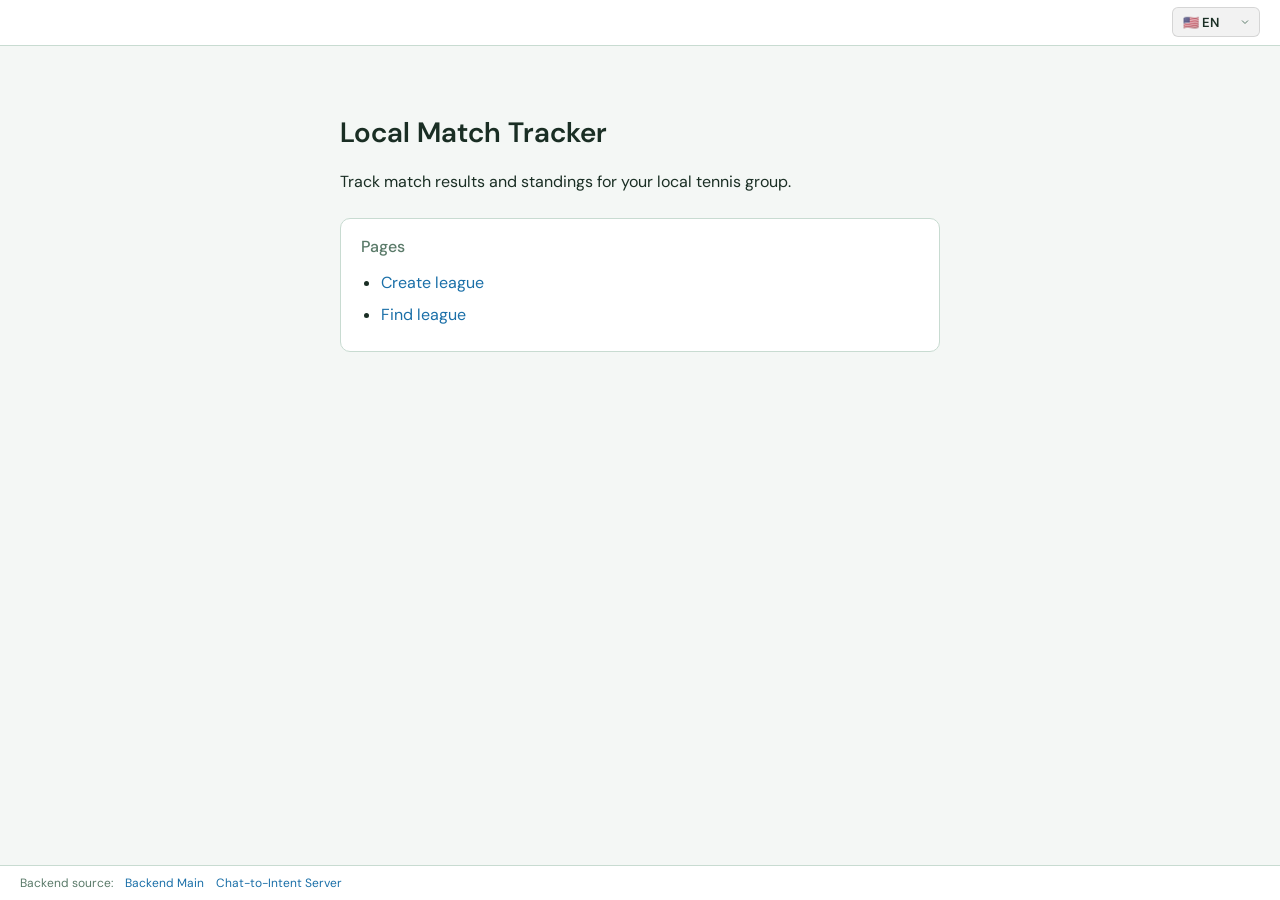
<file: index.html>
<!DOCTYPE html>
<html lang="en">
  <head>
    <meta charset="UTF-8" />
    <meta name="viewport" content="width=device-width, initial-scale=1" />
    <title>Tennis League Management Bot</title>
    <link rel="preconnect" href="https://fonts.googleapis.com" />
    <link rel="preconnect" href="https://fonts.gstatic.com" crossorigin />
    <link
      href="https://fonts.googleapis.com/css2?family=DM+Sans:ital,opsz,wght@0,9..40,400;0,9..40,500;0,9..40,600;1,9..40,400&family=Noto+Sans+KR:wght@400;500;600&display=swap"
      rel="stylesheet"
    />
    <link rel="stylesheet" href="/css/styles.css" />
    <script>
      (function () {
        var t = localStorage.getItem("tlchat-theme");
        if (!t) t = window.matchMedia && window.matchMedia("(prefers-color-scheme: dark)").matches ? "dark" : "light";
        document.documentElement.setAttribute("data-theme", t);
      })();
    </script>
  </head>
  <body data-i18n-title-key="meta.titleHome">
    <div id="tlchat-site-header-root"></div>
    <main class="landing">
      <h1 data-i18n="home.h1"></h1>
      <p data-i18n="home.intro1"></p>
      <div class="examples">
        <h2 data-i18n="home.pagesHeading"></h2>
        <ul>
          <li>
            <a href="/create-league/" data-i18n="home.linkCreate"></a>
          </li>
          <li>
            <a href="/find-league/" data-i18n="home.linkFind"></a>
          </li>
        </ul>
      </div>
    </main>
    <footer class="chat-footer">
      <span data-i18n="footer.backendSource"></span>
      <a href="https://github.com/swjeong0825/TLMB_backend_main" target="_blank" rel="noopener noreferrer">Backend Main</a>
      <a href="https://github.com/swjeong0825/TLMB_chat_to_intent" target="_blank" rel="noopener noreferrer">Chat-to-Intent Server</a>
    </footer>
    <script src="/js/i18n.js"></script>
    <script src="/js/i18n/en.js"></script>
    <script src="/js/i18n/ko.js"></script>
    <script src="/js/site-header.js"></script>
    <script>
      TLCHAT_I18N.initPage();
    </script>
  </body>
</html>
</file>
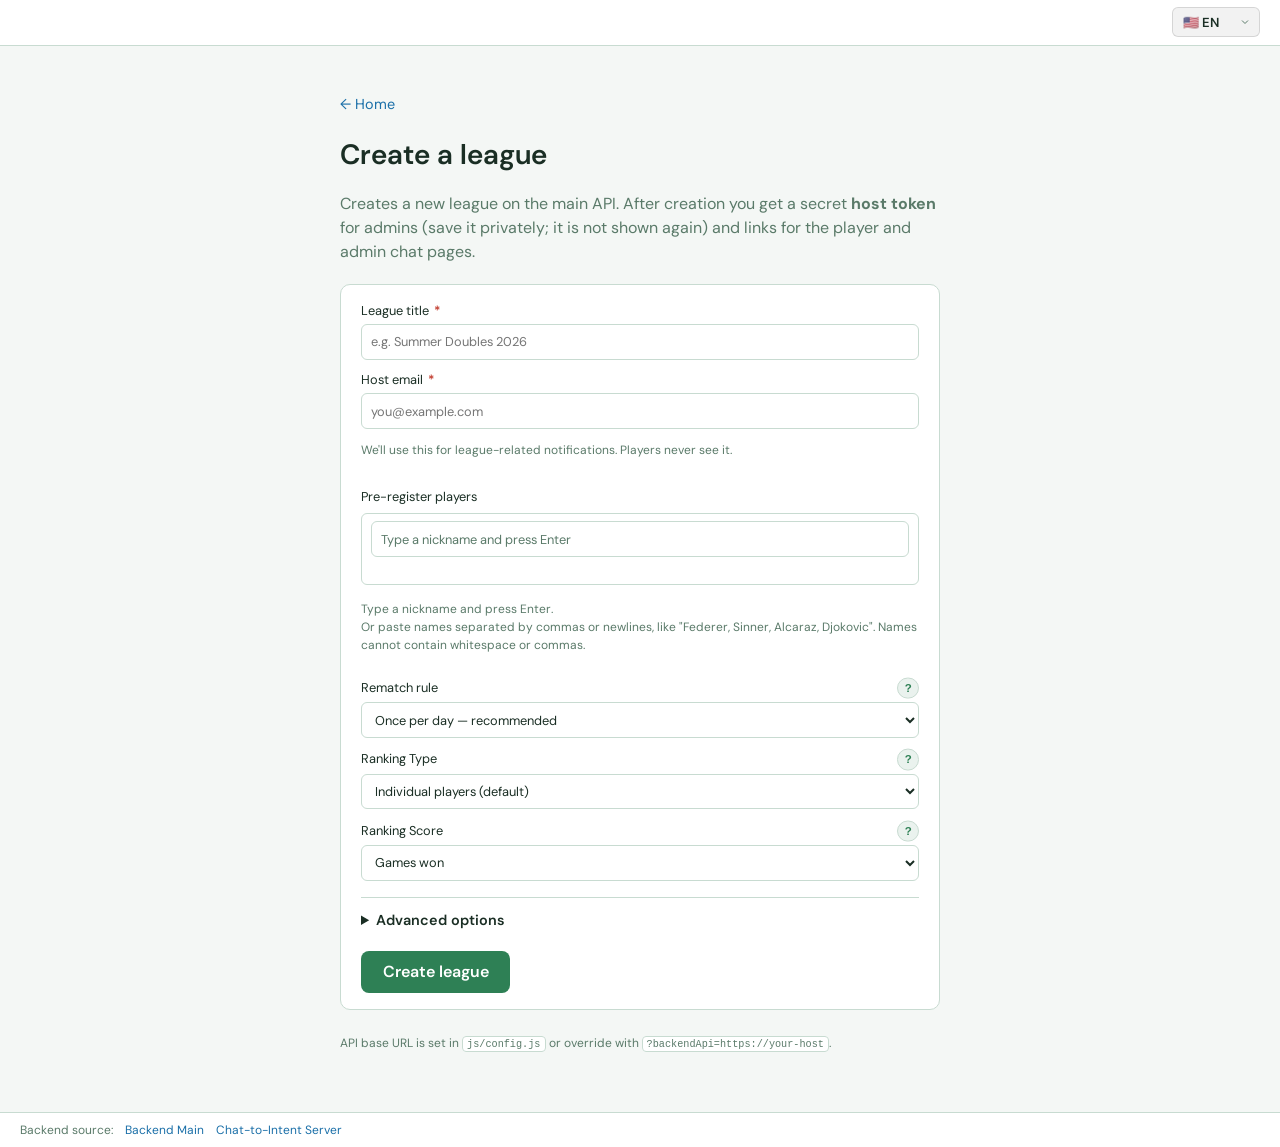
<file: create-league/index.html>
<!DOCTYPE html>
<html lang="en">
  <head>
    <meta charset="UTF-8" />
    <meta name="viewport" content="width=device-width, initial-scale=1" />
    <title>Create league — Tennis League Management Bot</title>
    <link rel="preconnect" href="https://fonts.googleapis.com" />
    <link rel="preconnect" href="https://fonts.gstatic.com" crossorigin />
    <link
      href="https://fonts.googleapis.com/css2?family=DM+Sans:ital,opsz,wght@0,9..40,400;0,9..40,500;0,9..40,600;1,9..40,400&family=Noto+Sans+KR:wght@400;500;600&display=swap"
      rel="stylesheet"
    />
    <link rel="stylesheet" href="/css/styles.css" />
    <script>
      (function () {
        var t = localStorage.getItem("tlchat-theme");
        if (!t) t = window.matchMedia && window.matchMedia("(prefers-color-scheme: dark)").matches ? "dark" : "light";
        document.documentElement.setAttribute("data-theme", t);
      })();
    </script>
  </head>
  <body data-i18n-title-key="meta.titleCreateLeague">
    <div id="tlchat-site-header-root"></div>
    <main class="landing create-league-page">
      <p class="create-league-back">
        <a href="/" data-i18n="common.homeLink"></a>
      </p>
      <h1 data-i18n="createLeague.h1"></h1>
      <p class="create-league-intro" data-i18n-html="createLeague.introHtml"></p>

      <form id="create-league-form" class="create-league-form" novalidate>
        <div class="form-grid">
          <label>
            <span>
              <span data-i18n="createLeague.labelTitle"></span>
              <span class="req">*</span>
            </span>
            <input
              type="text"
              name="title"
              required
              autocomplete="organization"
              maxlength="500"
              data-i18n-placeholder="createLeague.placeholderTitle"
            />
          </label>
          <label>
            <span>
              <span data-i18n="createLeague.labelHostEmail"></span>
              <span class="req">*</span>
            </span>
            <input
              type="email"
              name="host_email"
              required
              autocomplete="email"
              maxlength="320"
              data-i18n-placeholder="createLeague.placeholderHostEmail"
            />
            <p class="hint" data-i18n="createLeague.hostEmailHint"></p>
          </label>
        </div>

        <div class="form-grid create-league-main-rules">
            <div class="roster-field">
              <span data-i18n="createLeague.labelInitialPlayers"></span>
              <div
                class="chips-input"
                data-initial-players-chips
                data-enabled="true"
              >
                <input
                  type="text"
                  id="initial-players-chips-input"
                  class="chips-input-field"
                  autocomplete="off"
                  spellcheck="false"
                  data-i18n-placeholder="createLeague.initialPlayersChipsPlaceholder"
                  data-i18n-aria-label="createLeague.initialPlayersChipsAria"
                />
              </div>
              <p class="hint" data-i18n="createLeague.initialPlayersChipsHint"></p>
            </div>
            <label>
              <span class="field-label-with-help">
                <span data-i18n="createLeague.labelMatchPair"></span>
                <button
                  type="button"
                  class="help-icon"
                  data-help-key="matchPair"
                  aria-haspopup="dialog"
                  data-i18n-aria-label="createLeague.help.matchPairAria"
                >
                  ?
                </button>
              </span>
              <select name="pair_matchup_idempotency">
                <option value="once_per_day" selected data-i18n="createLeague.optionOncePerDay"></option>
                <option value="once_per_league" data-i18n="createLeague.optionOncePerLeague"></option>
                <option value="none" data-i18n="createLeague.optionAllowMultiple"></option>
              </select>
            </label>
            <label>
              <span class="field-label-with-help">
                <span data-i18n="createLeague.labelRankingSubject"></span>
                <button
                  type="button"
                  class="help-icon"
                  data-help-key="rankingSubject"
                  aria-haspopup="dialog"
                  data-i18n-aria-label="createLeague.help.rankingSubjectAria"
                >
                  ?
                </button>
              </span>
              <select name="ranking_subject">
                <option value="pair" data-i18n="createLeague.optionRankingSubjectPair"></option>
                <option value="player" selected data-i18n="createLeague.optionRankingSubjectPlayer"></option>
              </select>
            </label>
            <label>
              <span class="field-label-with-help">
                <span data-i18n="createLeague.labelTieBreakerPrimary"></span>
                <button
                  type="button"
                  class="help-icon"
                  data-help-key="tieBreakers"
                  aria-haspopup="dialog"
                  data-i18n-aria-label="createLeague.help.tieBreakersAria"
                >
                  ?
                </button>
              </span>
              <select name="tie_breaker_primary" data-tie-breaker="primary">
                <option value="matches_won" data-i18n="createLeague.metricMatchesWon"></option>
                <option value="match_diff" data-i18n="createLeague.metricMatchDiff"></option>
                <option value="games_won" selected data-i18n="createLeague.metricGamesWon"></option>
                <option value="games_lost" data-i18n="createLeague.metricGamesLost"></option>
                <option value="games_diff" data-i18n="createLeague.metricGamesDiff"></option>
                <option value="win_pct" data-i18n="createLeague.metricWinPct"></option>
              </select>
            </label>
        </div>

        <details class="create-league-advanced">
          <summary data-i18n="createLeague.advancedSummary"></summary>
          <p class="hint" data-i18n="createLeague.advancedHint"></p>
          <div class="form-grid">
            <label>
              <span data-i18n="createLeague.labelDescription"></span>
              <span class="optional-label" data-i18n="createLeague.optional"></span>
              <textarea
                name="description"
                rows="3"
                maxlength="2000"
                data-i18n-placeholder="createLeague.placeholderDescription"
              ></textarea>
            </label>
            <label>
              <span class="field-label-with-help">
                <span data-i18n="createLeague.labelLeagueTimezone"></span>
                <button
                  type="button"
                  class="help-icon"
                  data-help-key="leagueTimezone"
                  aria-haspopup="dialog"
                  data-i18n-aria-label="createLeague.help.leagueTimezoneAria"
                >
                  ?
                </button>
              </span>
              <select name="league_timezone" data-league-timezone-select></select>
            </label>
            <div class="roster-field">
              <span class="field-label-with-help roster-label-row">
                <span class="roster-label-with-toggle">
                  <label
                    for="one-pair-per-player-toggle"
                    data-i18n="createLeague.labelOnePairPerPlayerToggle"
                  ></label>
                  <input
                    type="checkbox"
                    name="one_pair_per_player"
                    id="one-pair-per-player-toggle"
                    class="roster-toggle-input"
                  />
                </span>
                <button
                  type="button"
                  class="help-icon"
                  data-help-key="onePairPerPlayer"
                  aria-haspopup="dialog"
                  data-i18n-aria-label="createLeague.help.onePairPerPlayerAria"
                >
                  ?
                </button>
              </span>
              <div class="roster-field-hints">
                <p class="hint" data-i18n="createLeague.onePairPerPlayerToggleHint"></p>
                <p class="hint create-league-cross-rule-hint" data-i18n="createLeague.crossRuleHint"></p>
              </div>
            </div>
            <div class="roster-field">
              <span class="field-label-with-help roster-label-row">
                <span class="roster-label-with-toggle">
                  <label
                    for="auto-register-toggle"
                    data-i18n="createLeague.labelAutoRegisterPlayersOnMatch"
                  ></label>
                  <input
                    type="checkbox"
                    name="auto_register_players_on_match"
                    id="auto-register-toggle"
                    class="roster-toggle-input"
                    data-auto-register-toggle
                  />
                </span>
                <button
                  type="button"
                  class="help-icon"
                  data-help-key="autoRegisterPlayersOnMatch"
                  aria-haspopup="dialog"
                  data-i18n-aria-label="createLeague.help.autoRegisterPlayersOnMatchAria"
                >
                  ?
                </button>
              </span>
              <p class="hint" data-i18n="createLeague.autoRegisterPlayersOnMatchHint"></p>
            </div>
            <label>
              <span data-i18n="createLeague.labelTieBreakerSecondary"></span>
              <select name="tie_breaker_secondary" data-tie-breaker="secondary">
                <option value="" selected data-i18n="createLeague.metricNone"></option>
                <option value="matches_won" data-i18n="createLeague.metricMatchesWon"></option>
                <option value="match_diff" data-i18n="createLeague.metricMatchDiff"></option>
                <option value="games_won" data-i18n="createLeague.metricGamesWon"></option>
                <option value="games_lost" data-i18n="createLeague.metricGamesLost"></option>
                <option value="games_diff" data-i18n="createLeague.metricGamesDiff"></option>
                <option value="win_pct" data-i18n="createLeague.metricWinPct"></option>
              </select>
            </label>
            <label>
              <span data-i18n="createLeague.labelTieBreakerTertiary"></span>
              <select name="tie_breaker_tertiary" data-tie-breaker="tertiary">
                <option value="" selected data-i18n="createLeague.metricNone"></option>
                <option value="matches_won" data-i18n="createLeague.metricMatchesWon"></option>
                <option value="match_diff" data-i18n="createLeague.metricMatchDiff"></option>
                <option value="games_won" data-i18n="createLeague.metricGamesWon"></option>
                <option value="games_lost" data-i18n="createLeague.metricGamesLost"></option>
                <option value="games_diff" data-i18n="createLeague.metricGamesDiff"></option>
                <option value="win_pct" data-i18n="createLeague.metricWinPct"></option>
              </select>
            </label>
          </div>
        </details>

        <div class="create-league-actions">
          <button type="submit" class="btn-primary" id="create-league-submit" data-i18n="createLeague.submit"></button>
        </div>
      </form>

      <div id="create-league-error" class="create-league-alert create-league-alert-error" hidden></div>

      <section id="create-league-success" class="create-league-success" hidden>
        <h2 data-i18n="createLeague.successH2"></h2>
        <p data-i18n="createLeague.successP"></p>
        <dl class="create-league-credentials">
          <div>
            <dt data-i18n="createLeague.hostToken"></dt>
            <dd>
              <code id="out-host-token"></code>
              <button type="button" class="btn-ghost" data-copy-target="out-host-token" data-i18n="createLeague.copy"></button>
            </dd>
          </div>
        </dl>
        <div class="create-league-links">
          <p><strong data-i18n="createLeague.openPages"></strong></p>
          <ul>
            <li><a id="link-player" href="#" data-i18n="createLeague.linkPlayer"></a></li>
            <li><a id="link-admin" href="#" data-i18n="createLeague.linkAdmin"></a></li>
          </ul>
        </div>
      </section>

      <p class="hint create-league-config-hint" data-i18n-html="common.configHint"></p>
    </main>

    <div id="create-league-help-modal" class="help-modal" hidden>
      <div class="help-modal-backdrop" tabindex="-1" aria-hidden="true"></div>
      <div
        class="help-modal-card"
        role="dialog"
        aria-modal="true"
        aria-labelledby="create-league-help-title"
      >
        <div class="help-modal-header">
          <h2 id="create-league-help-title" class="help-modal-title"></h2>
          <button
            type="button"
            class="help-modal-close"
            data-i18n-aria-label="createLeague.help.modalCloseAria"
          >
            ×
          </button>
        </div>
        <div id="create-league-help-body" class="help-modal-body"></div>
      </div>
    </div>
    <footer class="chat-footer">
      <span data-i18n="footer.backendSource"></span>
      <a href="https://github.com/swjeong0825/TLMB_backend_main" target="_blank" rel="noopener noreferrer">Backend Main</a>
      <a href="https://github.com/swjeong0825/TLMB_chat_to_intent" target="_blank" rel="noopener noreferrer">Chat-to-Intent Server</a>
    </footer>
    <script src="/js/i18n.js"></script>
    <script src="/js/i18n/en.js"></script>
    <script src="/js/i18n/ko.js"></script>
    <script src="/js/site-header.js"></script>
    <script src="/js/config.js"></script>
    <script src="/js/nicknames.js"></script>
    <script src="/js/user-facing-errors.js"></script>
    <script src="/js/create-league/core.js"></script>
    <script src="/js/create-league/model.js"></script>
    <script src="/js/create-league/widgets.js"></script>
    <script src="/js/create-league/api.js"></script>
    <script src="/js/create-league/render.js"></script>
    <script src="/js/create-league.js"></script>
    <script>
      TLCHAT_I18N.initPage();
    </script>
  </body>
</html>
</file>
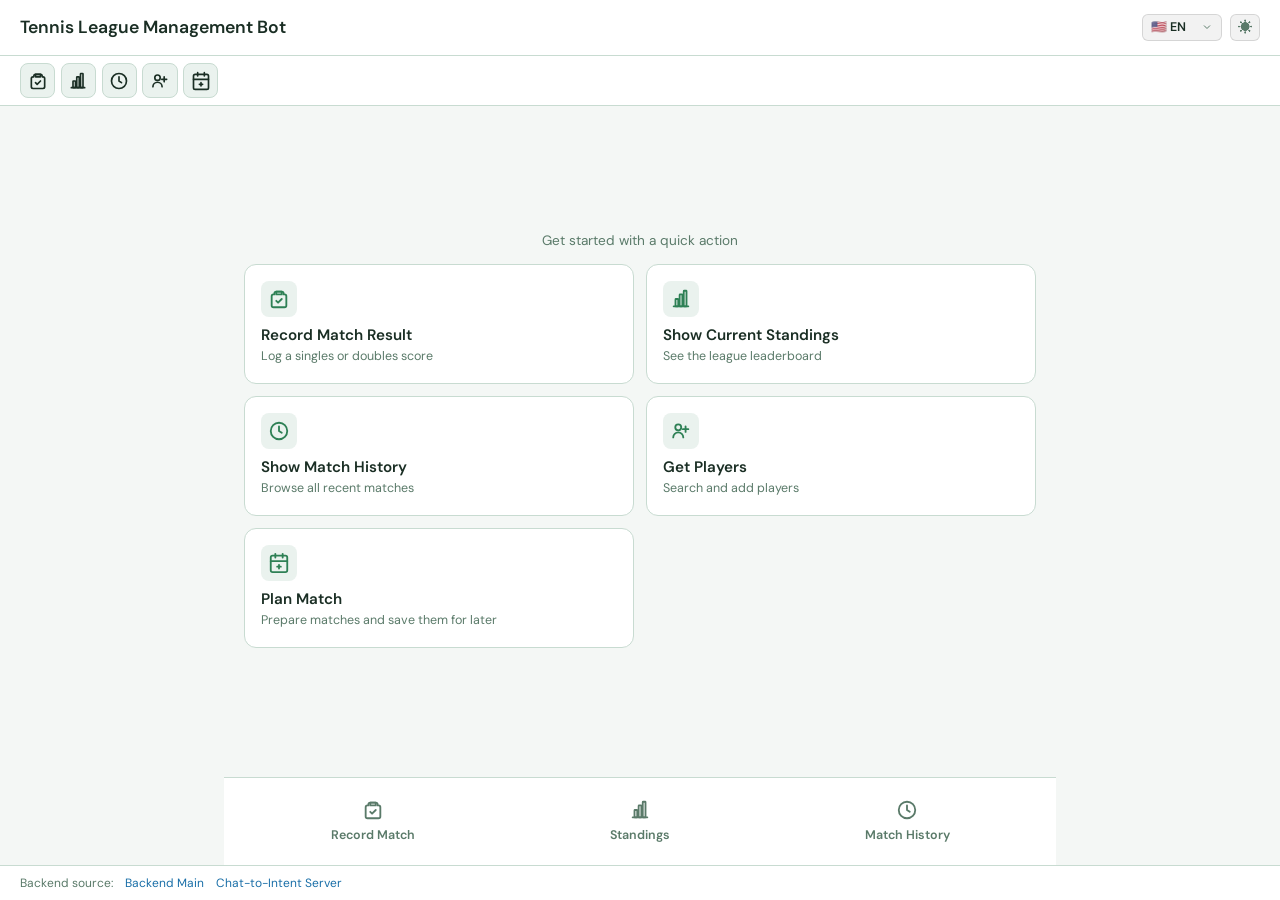
<file: demo/index.html>
<!DOCTYPE html>
<html lang="en">
  <head>
    <meta charset="UTF-8" />
    <meta name="viewport" content="width=device-width, initial-scale=1" />
    <title>Demo — Tennis League Management Bot</title>
    <link rel="preconnect" href="https://fonts.googleapis.com" />
    <link rel="preconnect" href="https://fonts.gstatic.com" crossorigin />
    <link
      href="https://fonts.googleapis.com/css2?family=DM+Sans:ital,opsz,wght@0,9..40,400;0,9..40,500;0,9..40,600;1,9..40,400&family=Noto+Sans+KR:wght@400;500;600&display=swap"
      rel="stylesheet"
    />
    <link rel="stylesheet" href="/css/styles.css" />
    <script>
      (function () {
        var t = localStorage.getItem("tlchat-theme");
        if (!t) t = window.matchMedia && window.matchMedia("(prefers-color-scheme: dark)").matches ? "dark" : "light";
        document.documentElement.setAttribute("data-theme", t);
      })();
    </script>
  </head>
  <body data-i18n-title-key="meta.titleDemo">
    <div id="app-root"></div>
    <script>
      window.TLCHAT_ROUTE = { leagueId: "d909cf3b-96b5-4ee2-b706-828b22dcbacf", hostToken: null };
    </script>
    <script src="/js/i18n.js"></script>
    <script src="/js/i18n/en.js"></script>
    <script src="/js/i18n/ko.js"></script>
    <script src="/js/config.js"></script>
    <script src="/js/nicknames.js"></script>
    <script src="/js/league-navigation.js"></script>
    <script src="/js/user-facing-errors.js"></script>
    <script src="/js/chat/core.js"></script>
    <script src="/js/chat/api.js"></script>
    <script src="/js/chat/roster-model.js"></script>
    <script src="/js/chat/render-roster.js"></script>
    <script src="/js/chat/render-forms.js"></script>
    <script src="/js/plan/model.js"></script>
    <script src="/js/plan/api.js"></script>
    <script src="/js/plan/record.js"></script>
    <script src="/js/plan/record-session.js"></script>
    <script src="/js/chat/planned-match-interactions.js"></script>
    <script src="/js/chat/standings-formula.js"></script>
    <script src="/js/chat/render-standings.js"></script>
    <script src="/js/chat/render-matches.js"></script>
    <script src="/js/chat/render-intents.js"></script>
    <script src="/js/chat/render-quick-actions.js"></script>
    <script src="/js/chat/render-shell.js"></script>
    <script src="/js/chat/message-thread.js"></script>
    <script src="/js/chat/render-panels.js"></script>
    <script src="/js/chat/standings-interactions.js"></script>
    <script src="/js/chat/composer-autocomplete.js"></script>
    <script src="/js/chat/interactions.js"></script>
    <script src="/js/chat/roster-actions.js"></script>
    <script src="/js/chat/players-panel-interactions.js"></script>
    <script src="/js/chat/roster-interactions.js"></script>
    <script src="/js/chat/match-interactions.js"></script>
    <script src="/js/chat/match-submit-interactions.js"></script>
    <script src="/js/chat/write-success.js"></script>
    <script src="/js/chat/write-errors.js"></script>
    <script src="/js/chat/write-actions.js"></script>
    <script>
      TLCHAT_I18N.initPage();
    </script>
    <script src="/js/chat.js"></script>
  </body>
</html>
</file>
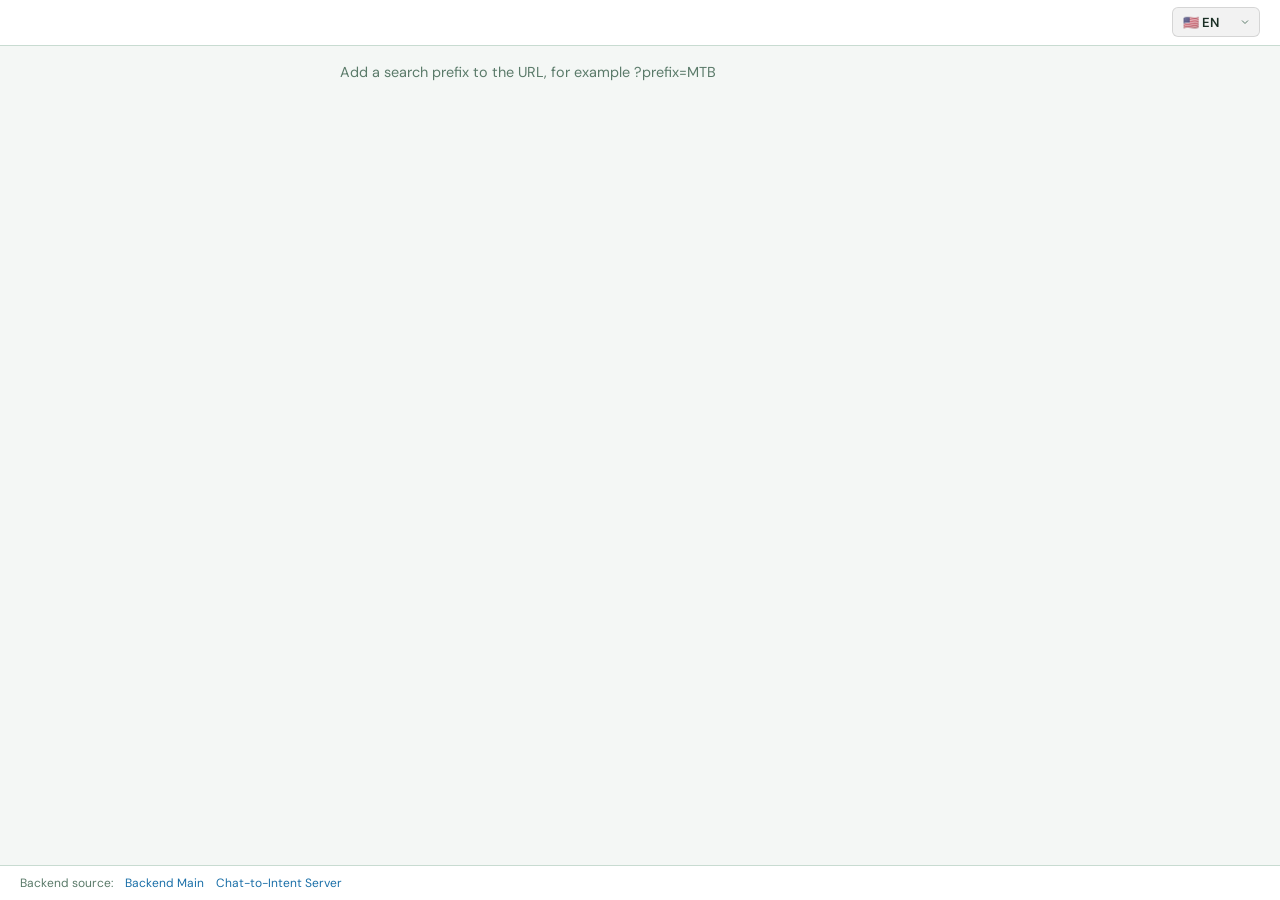
<file: find-league-prefix/index.html>
<!DOCTYPE html>
<html lang="en">
  <head>
    <meta charset="UTF-8" />
    <meta name="viewport" content="width=device-width, initial-scale=1" />
    <title>League search — Tennis League Management Bot</title>
    <link rel="preconnect" href="https://fonts.googleapis.com" />
    <link rel="preconnect" href="https://fonts.gstatic.com" crossorigin />
    <link
      href="https://fonts.googleapis.com/css2?family=DM+Sans:ital,opsz,wght@0,9..40,400;0,9..40,500;0,9..40,600;1,9..40,400&family=Noto+Sans+KR:wght@400;500;600&display=swap"
      rel="stylesheet"
    />
    <link rel="stylesheet" href="/css/styles.css" />
    <script>
      (function () {
        var t = localStorage.getItem("tlchat-theme");
        if (!t) t = window.matchMedia && window.matchMedia("(prefers-color-scheme: dark)").matches ? "dark" : "light";
        document.documentElement.setAttribute("data-theme", t);
      })();
    </script>
  </head>
  <body data-i18n-title-key="meta.titleFindLeaguePrefix">
    <div id="tlchat-site-header-root"></div>
    <main id="find-league-prefix-main" class="find-league-prefix-shell" aria-live="polite">
      <div id="find-league-prefix-outlet"></div>
    </main>
    <footer class="chat-footer">
      <span data-i18n="footer.backendSource"></span>
      <a href="https://github.com/swjeong0825/TLMB_backend_main" target="_blank" rel="noopener noreferrer">Backend Main</a>
      <a href="https://github.com/swjeong0825/TLMB_chat_to_intent" target="_blank" rel="noopener noreferrer">Chat-to-Intent Server</a>
    </footer>
    <script src="/js/i18n.js"></script>
    <script src="/js/i18n/en.js"></script>
    <script src="/js/i18n/ko.js"></script>
    <script src="/js/site-header.js"></script>
    <script src="/js/config.js"></script>
    <script src="/js/user-facing-errors.js"></script>
    <script src="/js/find-league/core.js"></script>
    <script src="/js/find-league/api.js"></script>
    <script src="/js/find-league/render.js"></script>
    <script src="/js/find-league-prefix.js"></script>
    <script>
      TLCHAT_I18N.initPage();
    </script>
  </body>
</html>
</file>
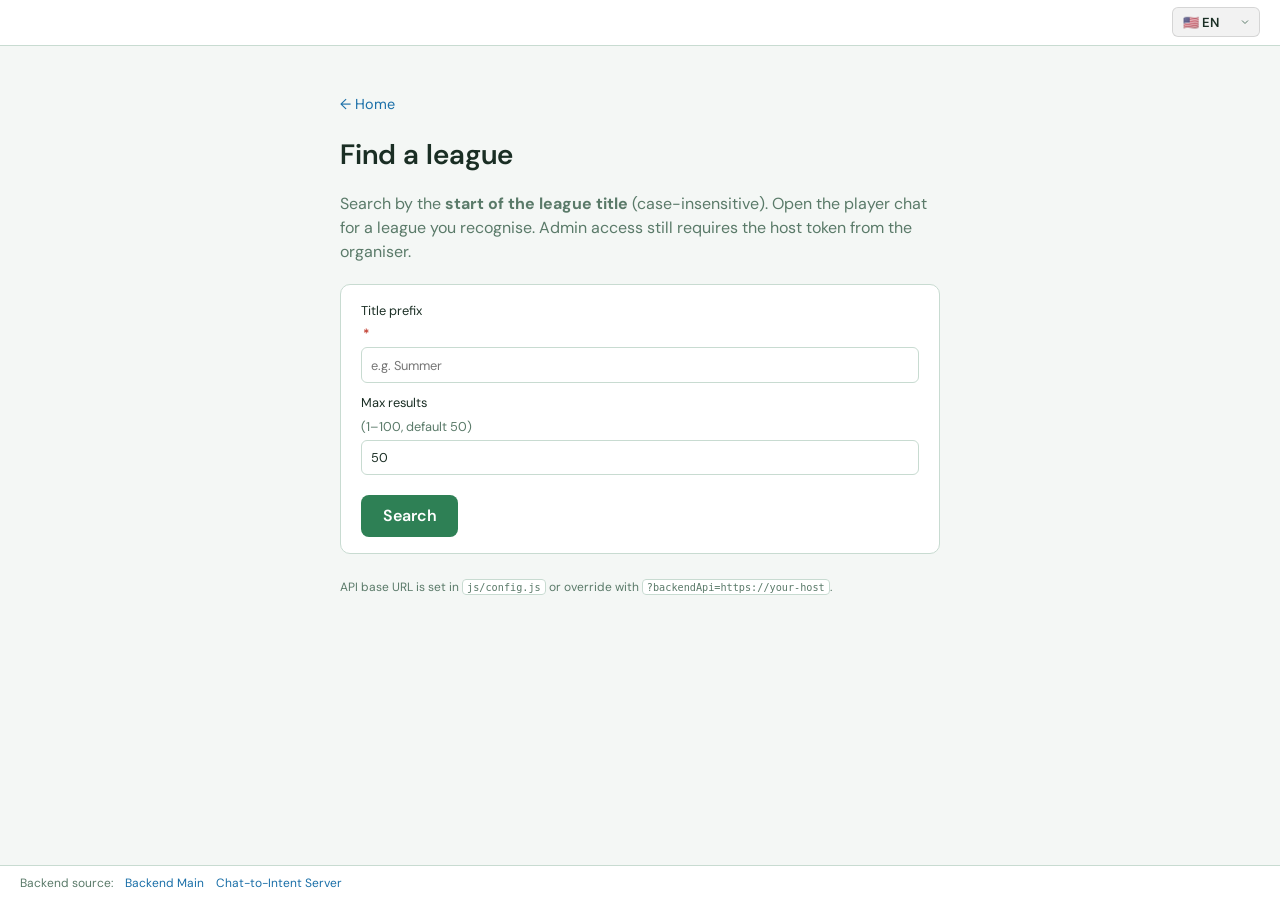
<file: find-league/index.html>
<!DOCTYPE html>
<html lang="en">
  <head>
    <meta charset="UTF-8" />
    <meta name="viewport" content="width=device-width, initial-scale=1" />
    <title>Find a league — Tennis League Management Bot</title>
    <link rel="preconnect" href="https://fonts.googleapis.com" />
    <link rel="preconnect" href="https://fonts.gstatic.com" crossorigin />
    <link
      href="https://fonts.googleapis.com/css2?family=DM+Sans:ital,opsz,wght@0,9..40,400;0,9..40,500;0,9..40,600;1,9..40,400&family=Noto+Sans+KR:wght@400;500;600&display=swap"
      rel="stylesheet"
    />
    <link rel="stylesheet" href="/css/styles.css" />
    <script>
      (function () {
        var t = localStorage.getItem("tlchat-theme");
        if (!t) t = window.matchMedia && window.matchMedia("(prefers-color-scheme: dark)").matches ? "dark" : "light";
        document.documentElement.setAttribute("data-theme", t);
      })();
    </script>
  </head>
  <body data-i18n-title-key="meta.titleFindLeague">
    <div id="tlchat-site-header-root"></div>
    <main class="landing create-league-page find-league-page">
      <p class="create-league-back">
        <a href="/" data-i18n="common.homeLink"></a>
      </p>
      <h1 data-i18n="findLeague.h1"></h1>
      <p class="create-league-intro" data-i18n-html="findLeague.introHtml"></p>

      <form id="find-league-form" class="create-league-form find-league-form" novalidate>
        <div class="form-grid">
          <label>
            <span data-i18n="findLeague.labelTitlePrefix"></span> <span class="req">*</span>
            <input
              type="text"
              name="title_prefix"
              required
              autocomplete="off"
              maxlength="500"
              data-i18n-placeholder="findLeague.placeholderPrefix"
            />
          </label>
          <label>
            <span data-i18n="findLeague.labelMaxResults"></span>
            <span class="optional-label" data-i18n="findLeague.labelMaxResultsHint"></span>
            <input type="number" name="limit" min="1" max="100" value="50" />
          </label>
        </div>
        <div class="create-league-actions">
          <button type="submit" class="btn-primary" id="find-league-submit" data-i18n="findLeague.submit"></button>
        </div>
      </form>

      <div id="find-league-error" class="create-league-alert create-league-alert-error" hidden></div>

      <section id="find-league-results-wrap" class="find-league-results-wrap" hidden>
        <h2 class="find-league-results-heading" data-i18n="findLeague.resultsHeading"></h2>
        <p id="find-league-results-summary" class="find-league-results-summary hint"></p>
        <div class="find-league-results-actions">
          <button type="button" class="btn-secondary" id="find-league-prefix-link" data-i18n="findLeague.openPrefixPage"></button>
        </div>
        <div id="find-league-results" class="find-league-results" role="list"></div>
      </section>

      <p class="hint create-league-config-hint" data-i18n-html="common.configHint"></p>
    </main>
    <footer class="chat-footer">
      <span data-i18n="footer.backendSource"></span>
      <a href="https://github.com/swjeong0825/TLMB_backend_main" target="_blank" rel="noopener noreferrer">Backend Main</a>
      <a href="https://github.com/swjeong0825/TLMB_chat_to_intent" target="_blank" rel="noopener noreferrer">Chat-to-Intent Server</a>
    </footer>
    <script src="/js/i18n.js"></script>
    <script src="/js/i18n/en.js"></script>
    <script src="/js/i18n/ko.js"></script>
    <script src="/js/site-header.js"></script>
    <script src="/js/config.js"></script>
    <script src="/js/user-facing-errors.js"></script>
    <script src="/js/find-league/core.js"></script>
    <script src="/js/find-league/api.js"></script>
    <script src="/js/find-league/render.js"></script>
    <script src="/js/find-league.js"></script>
    <script>
      TLCHAT_I18N.initPage();
    </script>
  </body>
</html>
</file>
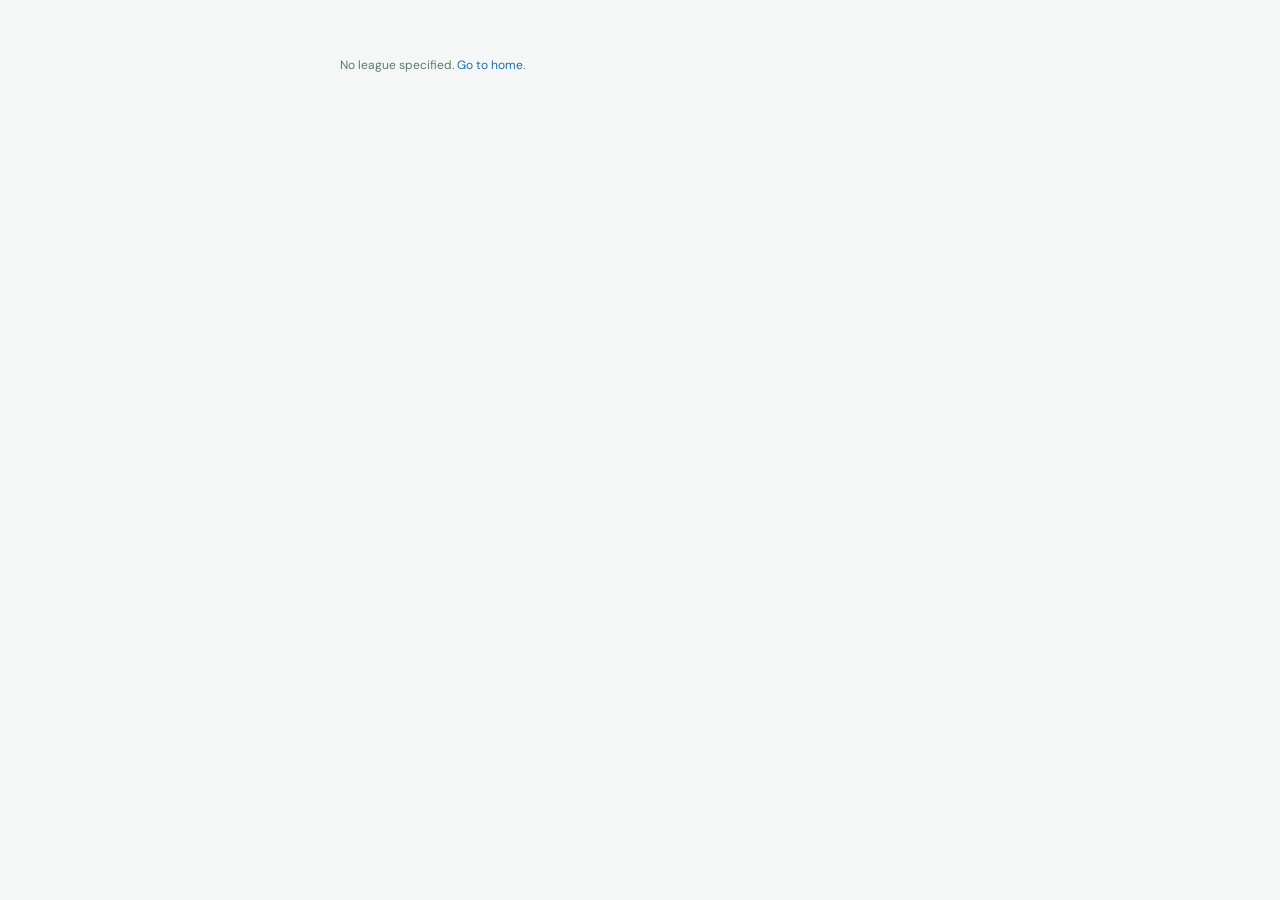
<file: league/index.html>
<!DOCTYPE html>
<html lang="en">
  <head>
    <meta charset="UTF-8" />
    <meta name="viewport" content="width=device-width, initial-scale=1" />
    <title>Tennis League Management Bot</title>
    <link rel="preconnect" href="https://fonts.googleapis.com" />
    <link rel="preconnect" href="https://fonts.gstatic.com" crossorigin />
    <link
      href="https://fonts.googleapis.com/css2?family=DM+Sans:ital,opsz,wght@0,9..40,400;0,9..40,500;0,9..40,600;1,9..40,400&family=Noto+Sans+KR:wght@400;500;600&display=swap"
      rel="stylesheet"
    />
    <link rel="stylesheet" href="/css/styles.css" />
    <script>
      (function () {
        var t = localStorage.getItem("tlchat-theme");
        if (!t) t = window.matchMedia && window.matchMedia("(prefers-color-scheme: dark)").matches ? "dark" : "light";
        document.documentElement.setAttribute("data-theme", t);
      })();
    </script>
  </head>
  <body data-i18n-title-key="meta.titleLeagueChat">
    <div id="app-root"></div>
    <script>
      (function () {
        var p = new URLSearchParams(window.location.search);
        var leagueId = p.get("league_id");
        var hostToken = p.get("host_token") || null;
        window.TLCHAT_ROUTE = leagueId ? { leagueId: leagueId, hostToken: hostToken } : null;
      })();
    </script>
    <script src="/js/i18n.js"></script>
    <script src="/js/i18n/en.js"></script>
    <script src="/js/i18n/ko.js"></script>
    <script src="/js/config.js"></script>
    <script src="/js/nicknames.js"></script>
    <script src="/js/league-navigation.js"></script>
    <script src="/js/user-facing-errors.js"></script>
    <script src="/js/chat/core.js"></script>
    <script src="/js/chat/api.js"></script>
    <script src="/js/chat/roster-model.js"></script>
    <script src="/js/chat/render-roster.js"></script>
    <script src="/js/chat/render-forms.js"></script>
    <script src="/js/plan/model.js"></script>
    <script src="/js/plan/api.js"></script>
    <script src="/js/plan/record.js"></script>
    <script src="/js/plan/record-session.js"></script>
    <script src="/js/chat/planned-match-interactions.js"></script>
    <script src="/js/chat/standings-formula.js"></script>
    <script src="/js/chat/render-standings.js"></script>
    <script src="/js/chat/render-matches.js"></script>
    <script src="/js/chat/render-intents.js"></script>
    <script src="/js/chat/render-quick-actions.js"></script>
    <script src="/js/chat/render-shell.js"></script>
    <script src="/js/chat/message-thread.js"></script>
    <script src="/js/chat/render-panels.js"></script>
    <script src="/js/chat/standings-interactions.js"></script>
    <script src="/js/chat/composer-autocomplete.js"></script>
    <script src="/js/chat/interactions.js"></script>
    <script src="/js/chat/roster-actions.js"></script>
    <script src="/js/chat/players-panel-interactions.js"></script>
    <script src="/js/chat/roster-interactions.js"></script>
    <script src="/js/chat/match-interactions.js"></script>
    <script src="/js/chat/match-submit-interactions.js"></script>
    <script src="/js/chat/write-success.js"></script>
    <script src="/js/chat/write-errors.js"></script>
    <script src="/js/chat/write-actions.js"></script>
    <script>
      TLCHAT_I18N.initPage();
    </script>
    <script src="/js/chat.js"></script>
  </body>
</html>
</file>
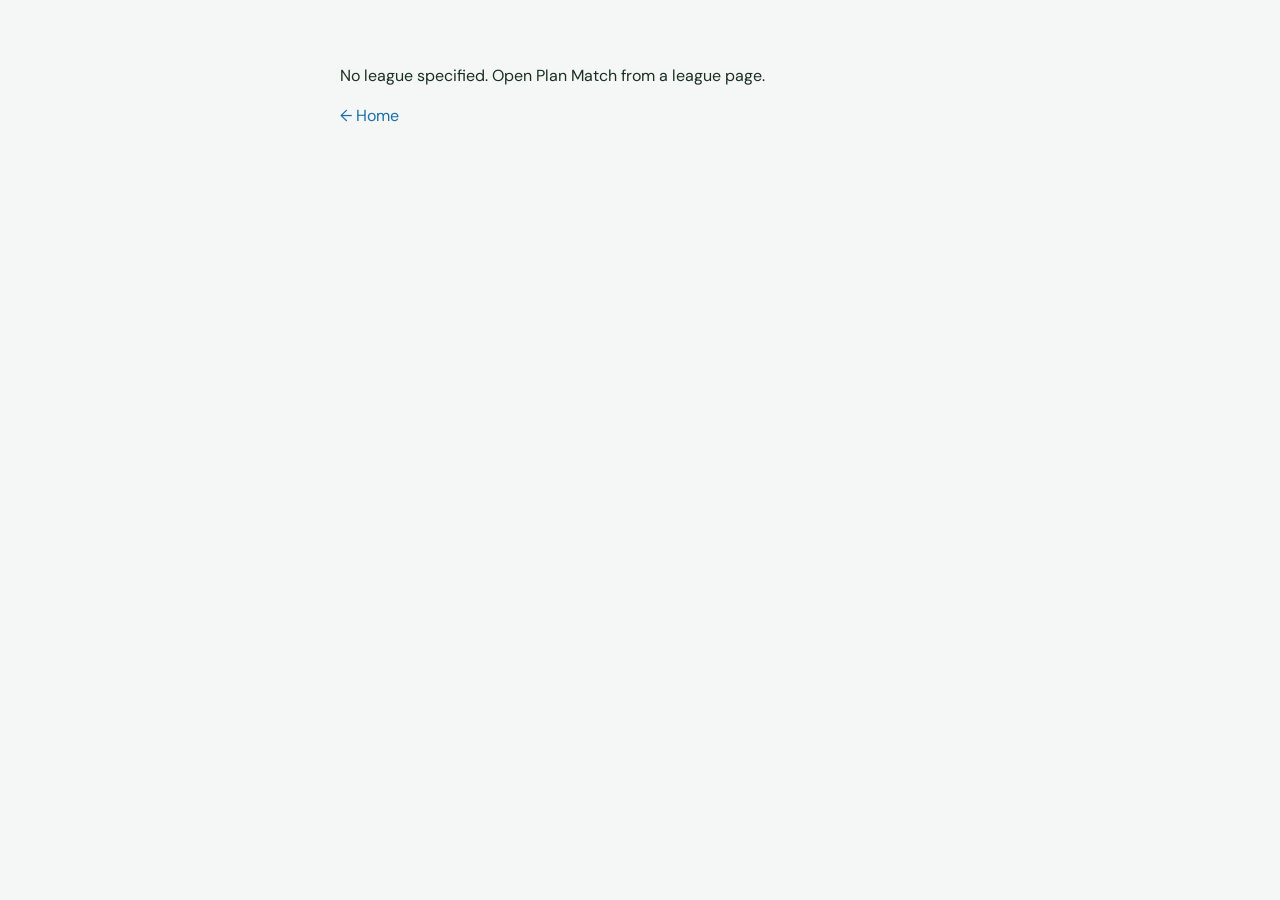
<file: league/plan/index.html>
<!DOCTYPE html>
<html lang="en">
  <head>
    <meta charset="UTF-8" />
    <meta name="viewport" content="width=device-width, initial-scale=1" />
    <title>Plan Match</title>
    <link rel="preconnect" href="https://fonts.googleapis.com" />
    <link rel="preconnect" href="https://fonts.gstatic.com" crossorigin />
    <link href="https://fonts.googleapis.com/css2?family=DM+Sans:ital,opsz,wght@0,9..40,400;0,9..40,500;0,9..40,600;1,9..40,400&family=Noto+Sans+KR:wght@400;500;600&display=swap" rel="stylesheet" />
    <link rel="stylesheet" href="/css/styles.css" />
    <link rel="stylesheet" href="/css/plan.css" />
    <script>
      (function () {
        var theme;
        try { theme = localStorage.getItem("tlchat-theme"); } catch (_e) {}
        document.documentElement.setAttribute("data-theme", theme ||
          (window.matchMedia && window.matchMedia("(prefers-color-scheme: dark)").matches ? "dark" : "light"));
      })();
    </script>
  </head>
  <body class="plan-page" data-i18n-title-key="meta.titlePlanMatch">
    <div id="app-root"></div>
    <script src="/js/i18n.js"></script>
    <script src="/js/i18n/en.js"></script>
    <script src="/js/i18n/ko.js"></script>
    <script src="/js/config.js"></script>
    <script src="/js/nicknames.js"></script>
    <script src="/js/league-navigation.js"></script>
    <script src="/js/chat/core.js"></script>
    <script src="/js/chat/api.js"></script>
    <script src="/js/chat/roster-model.js"></script>
    <script src="/js/chat/render-forms.js"></script>
    <script src="/js/chat/render-shell.js"></script>
    <script src="/js/chat/composer-autocomplete.js"></script>
    <script src="/js/plan/model.js"></script>
    <script src="/js/plan/storage.js"></script>
    <script src="/js/plan/api.js"></script>
    <script src="/js/plan/controller.js"></script>
    <script src="/js/plan/render.js"></script>
    <script>TLCHAT_I18N.initPage();</script>
    <script src="/js/plan.js"></script>
  </body>
</html>
</file>
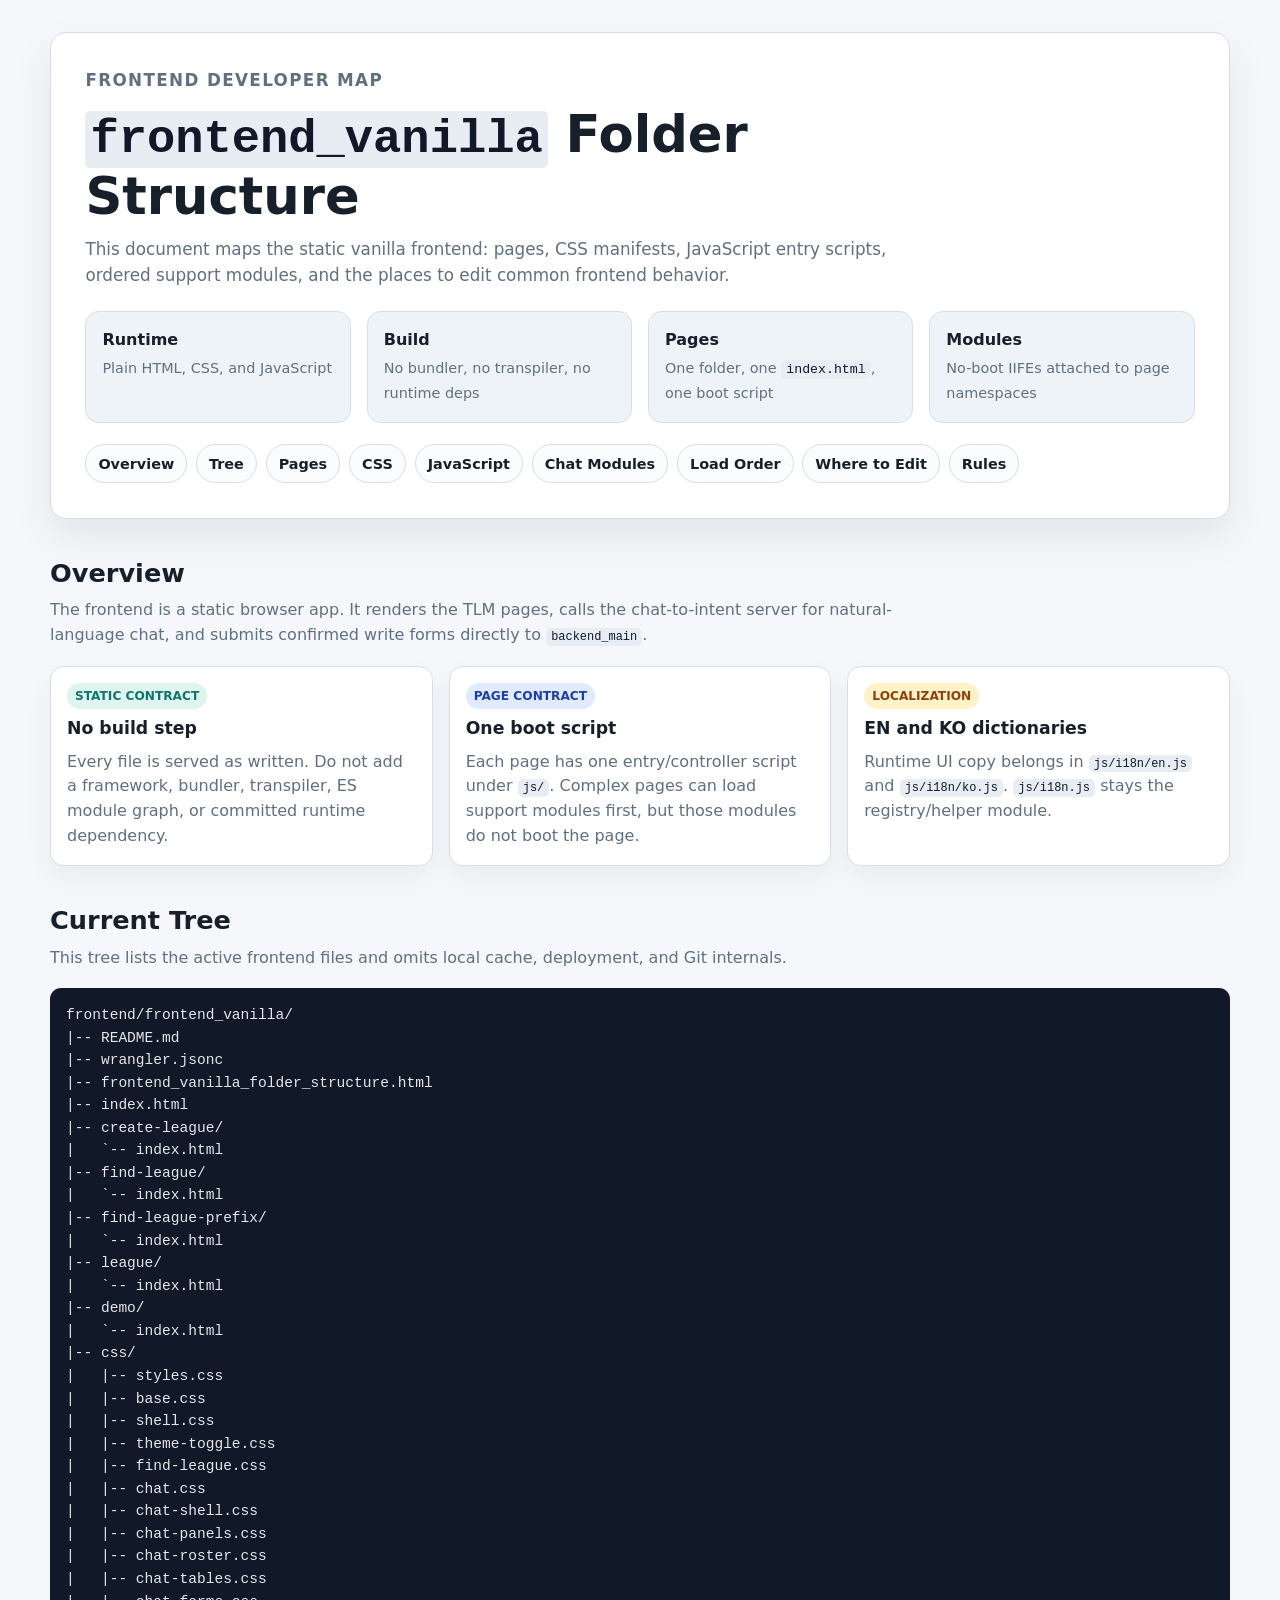
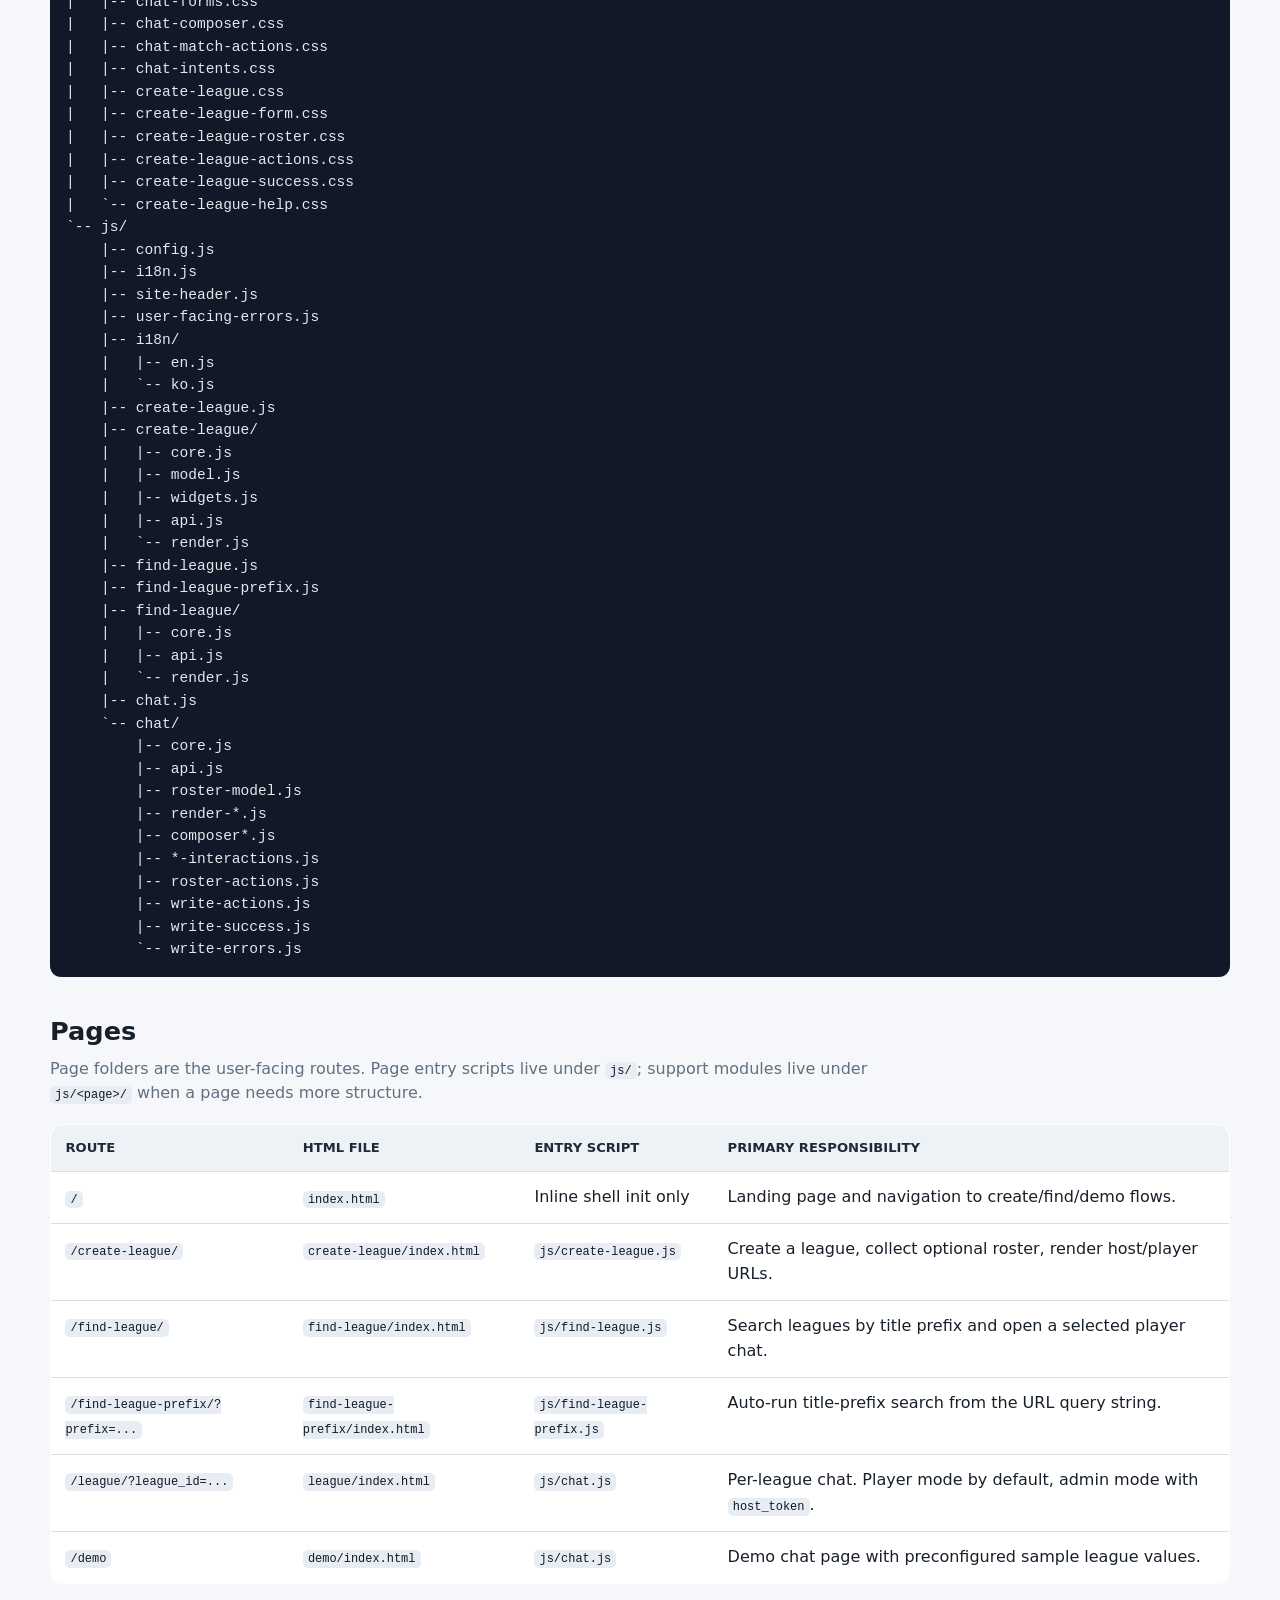
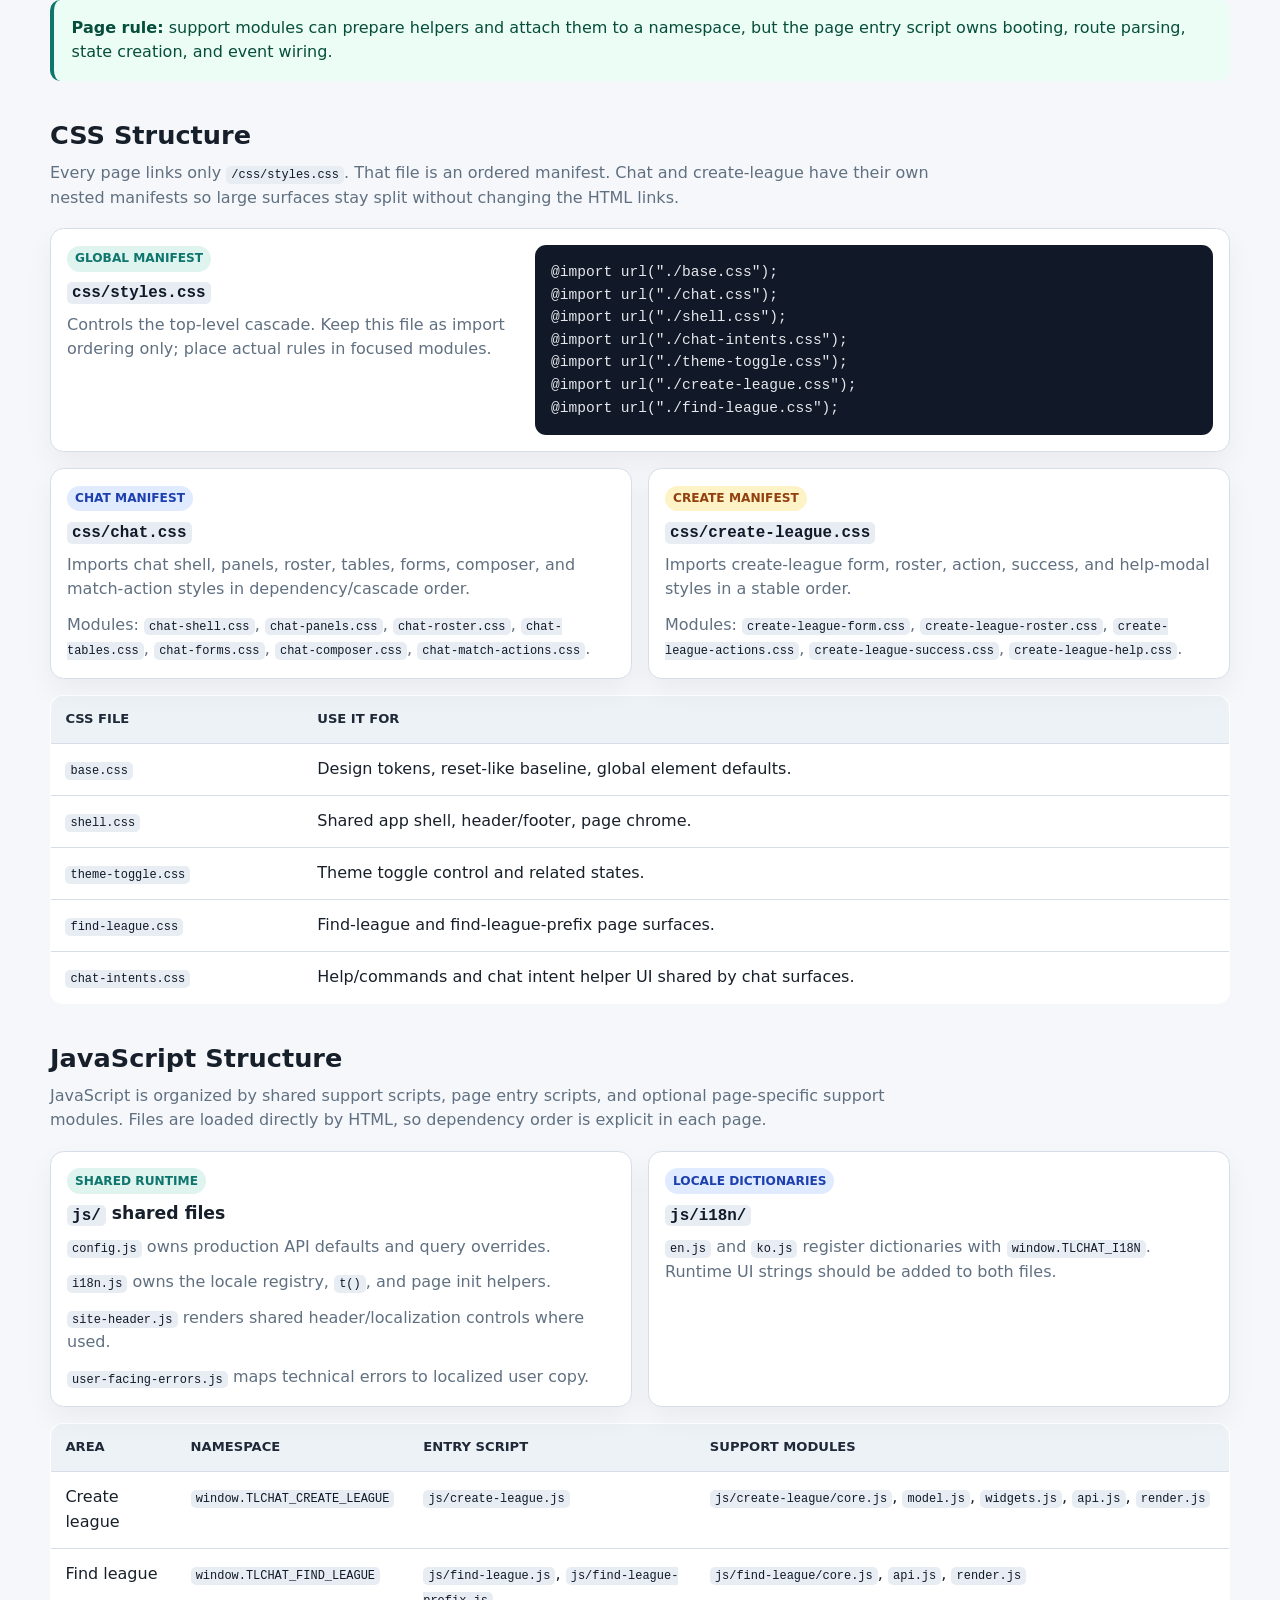
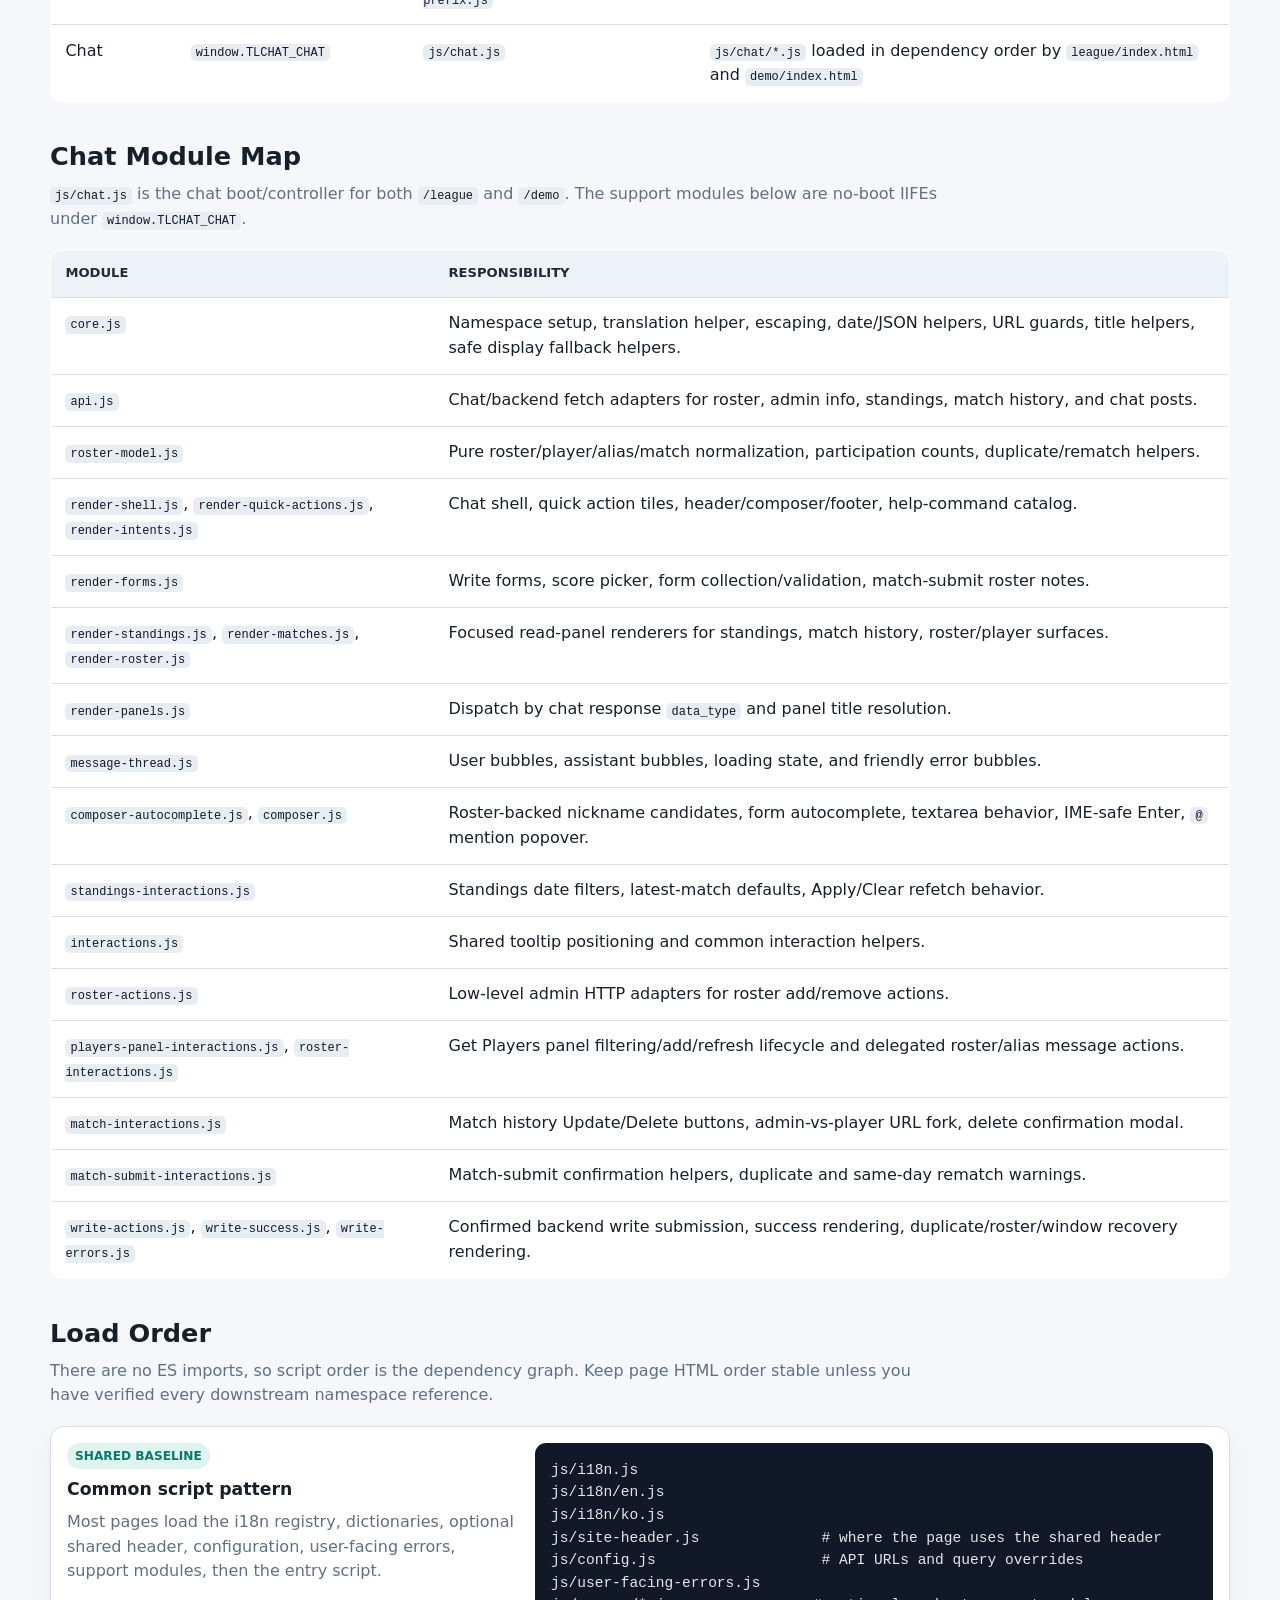
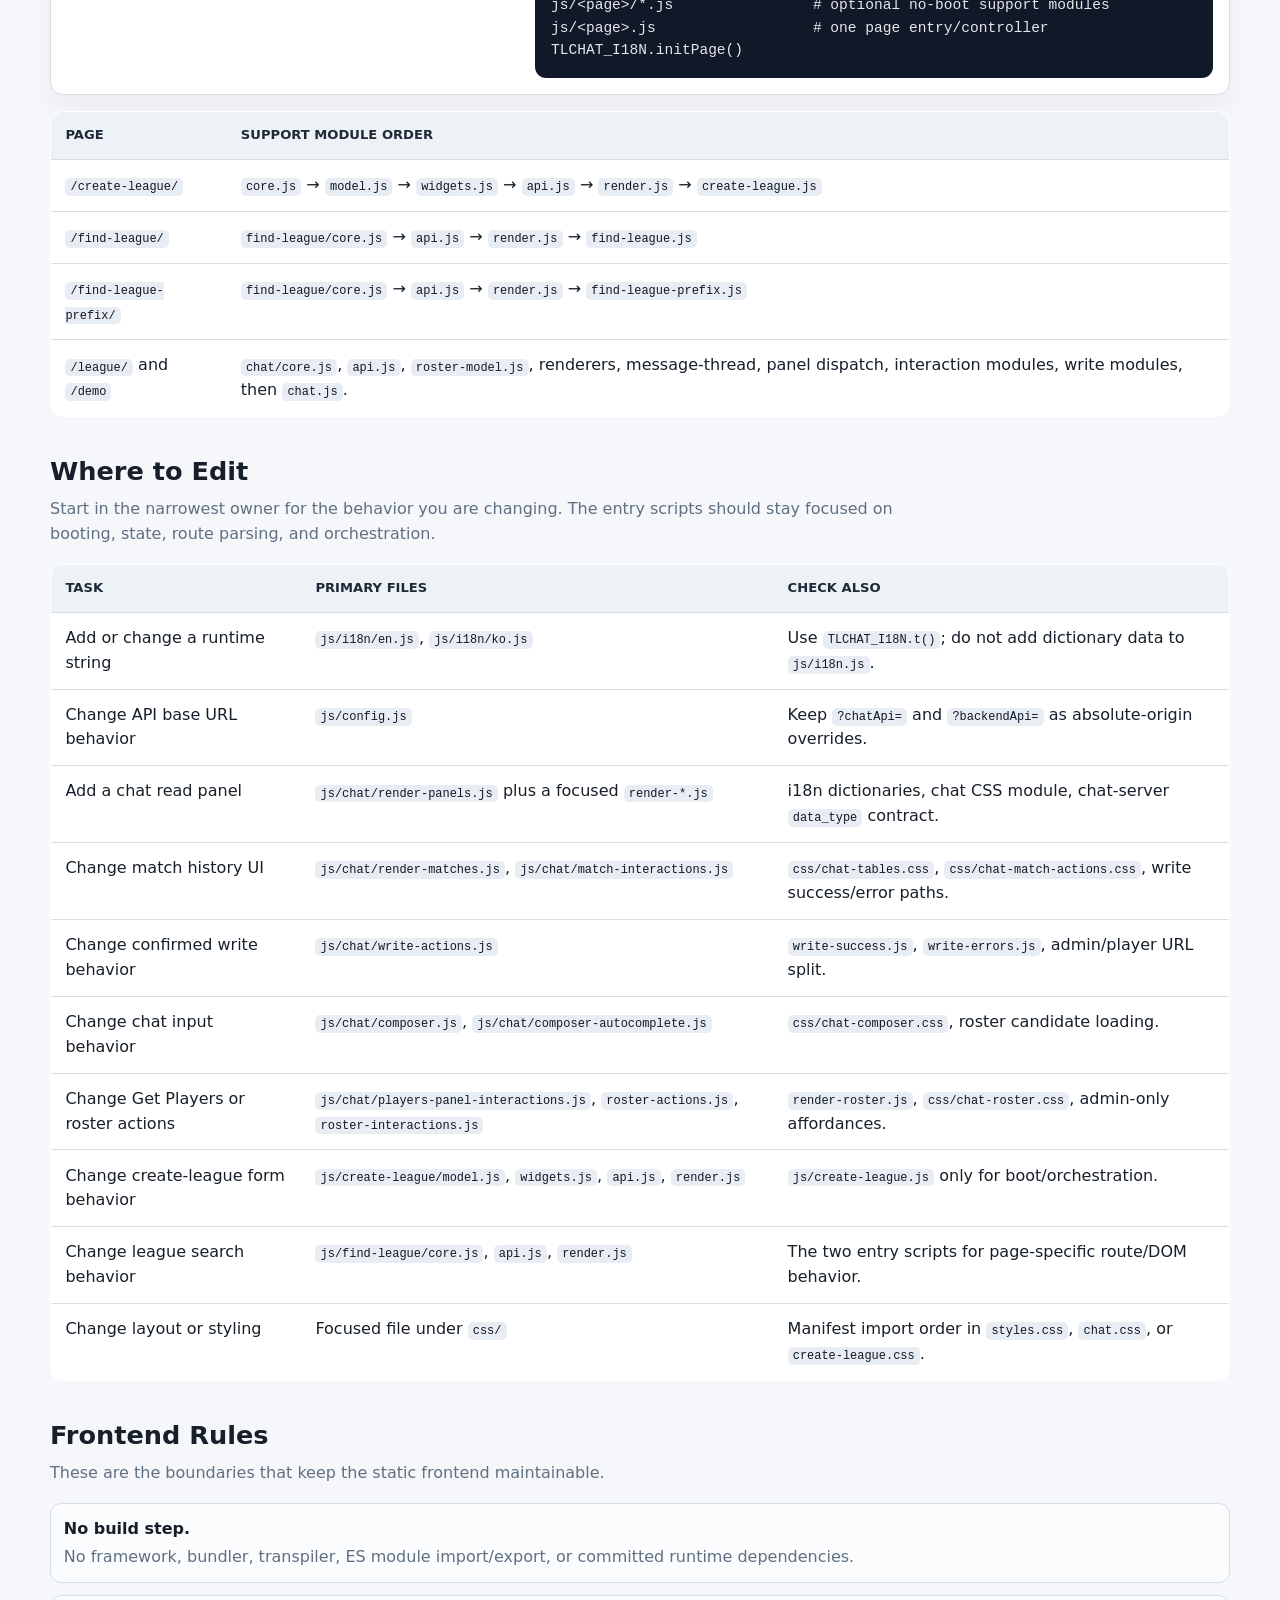
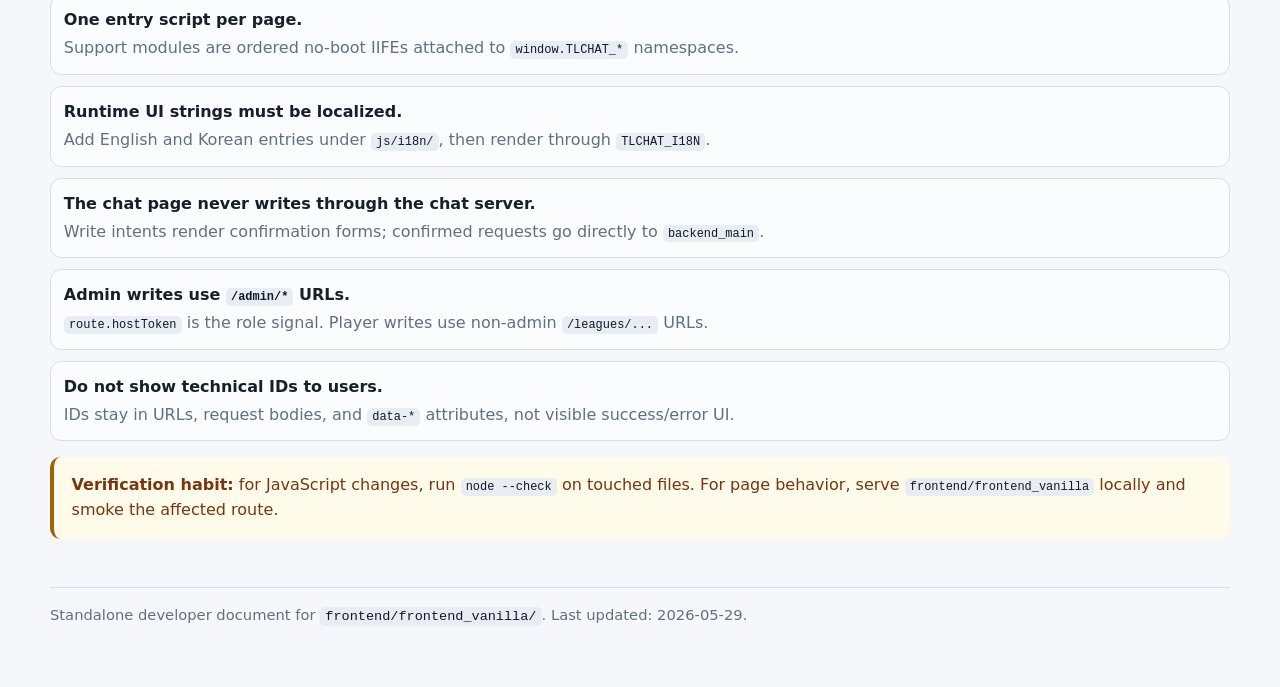
<file: frontend_vanilla_folder_structure.html>
<!doctype html>
<html lang="en">
<head>
  <meta charset="utf-8">
  <meta name="viewport" content="width=device-width, initial-scale=1">
  <meta name="robots" content="noindex">
  <title>frontend_vanilla Folder Structure</title>
  <style>
    :root {
      color-scheme: light;
      --bg: #f5f7fa;
      --surface: #ffffff;
      --soft: #edf3f7;
      --ink: #17202a;
      --muted: #607081;
      --line: #d7dee8;
      --accent: #0f766e;
      --accent-soft: #dff4ef;
      --blue: #1d4ed8;
      --blue-soft: #e0ebff;
      --amber: #a16207;
      --amber-soft: #fef3c7;
      --code-bg: #111827;
      --code-ink: #e5e7eb;
      --shadow: 0 18px 42px rgba(15, 23, 42, 0.08);
    }

    * {
      box-sizing: border-box;
    }

    html {
      scroll-behavior: smooth;
    }

    body {
      margin: 0;
      background: var(--bg);
      color: var(--ink);
      font-family: Inter, ui-sans-serif, system-ui, -apple-system, BlinkMacSystemFont, "Segoe UI", sans-serif;
      line-height: 1.55;
    }

    a {
      color: var(--blue);
      text-decoration: none;
    }

    a:hover {
      text-decoration: underline;
    }

    code {
      padding: 0.12rem 0.32rem;
      border-radius: 0.32rem;
      background: #e7edf3;
      color: #111827;
      font-size: 0.92em;
    }

    pre {
      margin: 0;
      padding: 1rem;
      overflow: auto;
      border-radius: 0.7rem;
      background: var(--code-bg);
      color: var(--code-ink);
      font-size: 0.91rem;
      line-height: 1.55;
    }

    pre code {
      padding: 0;
      background: transparent;
      color: inherit;
      font-size: inherit;
    }

    .page {
      width: min(1180px, calc(100% - 2rem));
      margin: 0 auto;
      padding: 2rem 0 4rem;
    }

    .hero {
      padding: 2.15rem;
      border: 1px solid var(--line);
      border-radius: 1rem;
      background: var(--surface);
      box-shadow: var(--shadow);
    }

    .eyebrow {
      margin: 0 0 0.7rem;
      color: var(--accent);
      font-size: 0.78rem;
      font-weight: 800;
      letter-spacing: 0.08em;
      text-transform: uppercase;
    }

    h1,
    h2,
    h3 {
      margin: 0;
      line-height: 1.15;
    }

    h1 {
      max-width: 820px;
      font-size: clamp(2rem, 4vw, 3.8rem);
      letter-spacing: 0;
    }

    h2 {
      margin-top: 2.5rem;
      font-size: clamp(1.35rem, 2vw, 2rem);
    }

    h3 {
      font-size: 1.08rem;
    }

    p {
      margin: 0.65rem 0 0;
    }

    .hero p,
    .section-note,
    .card p,
    .panel p,
    .path-list span {
      color: var(--muted);
    }

    .hero p {
      max-width: 870px;
      font-size: 1.05rem;
    }

    .section-note {
      max-width: 900px;
      margin: 0.65rem 0 1.1rem;
    }

    .toc {
      display: flex;
      flex-wrap: wrap;
      gap: 0.55rem;
      margin-top: 1.35rem;
    }

    .toc a {
      display: inline-flex;
      align-items: center;
      min-height: 2.2rem;
      padding: 0.45rem 0.75rem;
      border: 1px solid var(--line);
      border-radius: 999px;
      background: #fbfcfd;
      color: var(--ink);
      font-size: 0.9rem;
      font-weight: 700;
    }

    .meta-grid,
    .cards,
    .split {
      display: grid;
      gap: 1rem;
      margin-top: 1rem;
    }

    .meta-grid {
      grid-template-columns: repeat(4, minmax(0, 1fr));
      margin-top: 1.45rem;
    }

    .cards {
      grid-template-columns: repeat(3, minmax(0, 1fr));
    }

    .split {
      grid-template-columns: minmax(0, 1fr) minmax(0, 1fr);
    }

    .card,
    .meta,
    .panel {
      border: 1px solid var(--line);
      border-radius: 0.85rem;
      background: var(--surface);
      box-shadow: 0 12px 28px rgba(15, 23, 42, 0.05);
    }

    .card,
    .meta {
      padding: 1rem;
    }

    .meta {
      background: var(--soft);
      box-shadow: none;
    }

    .meta strong {
      display: block;
      margin-bottom: 0.2rem;
    }

    .meta span {
      color: var(--muted);
      font-size: 0.9rem;
    }

    .panel {
      display: grid;
      grid-template-columns: minmax(0, 0.9fr) minmax(0, 1.35fr);
      gap: 1rem;
      margin-top: 1rem;
      padding: 1rem;
    }

    .tag {
      display: inline-flex;
      align-items: center;
      margin-bottom: 0.65rem;
      padding: 0.22rem 0.5rem;
      border-radius: 999px;
      background: var(--accent-soft);
      color: var(--accent);
      font-size: 0.76rem;
      font-weight: 800;
      text-transform: uppercase;
    }

    .tag.blue {
      background: var(--blue-soft);
      color: #1e40af;
    }

    .tag.amber {
      background: var(--amber-soft);
      color: #92400e;
    }

    .matrix {
      width: 100%;
      margin-top: 1rem;
      overflow: hidden;
      border: 1px solid var(--line);
      border-radius: 0.8rem;
      border-collapse: collapse;
      background: var(--surface);
    }

    .matrix th,
    .matrix td {
      padding: 0.82rem 0.9rem;
      border-bottom: 1px solid var(--line);
      text-align: left;
      vertical-align: top;
    }

    .matrix th {
      background: #edf2f7;
      color: #1f2937;
      font-size: 0.82rem;
      text-transform: uppercase;
    }

    .matrix tr:last-child td {
      border-bottom: 0;
    }

    .path-list {
      display: grid;
      gap: 0.7rem;
      margin: 1rem 0 0;
      padding: 0;
      list-style: none;
    }

    .path-list li {
      padding: 0.8rem;
      border: 1px solid var(--line);
      border-radius: 0.7rem;
      background: #fbfcfd;
    }

    .path-list strong {
      display: block;
      margin-bottom: 0.2rem;
    }

    .callout {
      margin-top: 1rem;
      padding: 1rem 1.1rem;
      border-left: 4px solid var(--accent);
      border-radius: 0.65rem;
      background: #ecfdf5;
      color: #064e3b;
    }

    .callout.warning {
      border-left-color: var(--amber);
      background: #fffbeb;
      color: #78350f;
    }

    footer {
      margin-top: 3rem;
      padding-top: 1rem;
      border-top: 1px solid var(--line);
      color: var(--muted);
      font-size: 0.92rem;
    }

    @media (max-width: 900px) {
      .page {
        width: min(100% - 1rem, 1180px);
        padding-top: 0.5rem;
      }

      .hero {
        padding: 1.25rem;
      }

      .meta-grid,
      .cards,
      .split,
      .panel {
        grid-template-columns: 1fr;
      }

      .matrix {
        display: block;
        overflow-x: auto;
      }
    }
  </style>
</head>
<body>
  <main class="page">
    <section class="hero">
      <p class="eyebrow">Frontend developer map</p>
      <h1><code>frontend_vanilla</code> Folder Structure</h1>
      <p>
        This document maps the static vanilla frontend: pages, CSS
        manifests, JavaScript entry scripts, ordered support modules, and the
        places to edit common frontend behavior.
      </p>

      <div class="meta-grid" aria-label="Frontend facts">
        <div class="meta">
          <strong>Runtime</strong>
          <span>Plain HTML, CSS, and JavaScript</span>
        </div>
        <div class="meta">
          <strong>Build</strong>
          <span>No bundler, no transpiler, no runtime deps</span>
        </div>
        <div class="meta">
          <strong>Pages</strong>
          <span>One folder, one <code>index.html</code>, one boot script</span>
        </div>
        <div class="meta">
          <strong>Modules</strong>
          <span>No-boot IIFEs attached to page namespaces</span>
        </div>
      </div>

      <nav class="toc" aria-label="Table of contents">
        <a href="#overview">Overview</a>
        <a href="#tree">Tree</a>
        <a href="#pages">Pages</a>
        <a href="#css">CSS</a>
        <a href="#javascript">JavaScript</a>
        <a href="#chat">Chat Modules</a>
        <a href="#load-order">Load Order</a>
        <a href="#where-to-edit">Where to Edit</a>
        <a href="#rules">Rules</a>
      </nav>
    </section>

    <section id="overview">
      <h2>Overview</h2>
      <p class="section-note">
        The frontend is a static browser app. It renders the TLM pages,
        calls the chat-to-intent server for natural-language chat, and submits
        confirmed write forms directly to <code>backend_main</code>.
      </p>

      <div class="cards">
        <article class="card">
          <span class="tag">Static contract</span>
          <h3>No build step</h3>
          <p>
            Every file is served as written. Do not add a framework, bundler,
            transpiler, ES module graph, or committed runtime dependency.
          </p>
        </article>
        <article class="card">
          <span class="tag blue">Page contract</span>
          <h3>One boot script</h3>
          <p>
            Each page has one entry/controller script under <code>js/</code>.
            Complex pages can load support modules first, but those modules do
            not boot the page.
          </p>
        </article>
        <article class="card">
          <span class="tag amber">Localization</span>
          <h3>EN and KO dictionaries</h3>
          <p>
            Runtime UI copy belongs in <code>js/i18n/en.js</code> and
            <code>js/i18n/ko.js</code>. <code>js/i18n.js</code> stays the
            registry/helper module.
          </p>
        </article>
      </div>
    </section>

    <section id="tree">
      <h2>Current Tree</h2>
      <p class="section-note">
        This tree lists the active frontend files and omits local cache,
        deployment, and Git internals.
      </p>

      <pre><code>frontend/frontend_vanilla/
|-- README.md
|-- wrangler.jsonc
|-- frontend_vanilla_folder_structure.html
|-- index.html
|-- create-league/
|   `-- index.html
|-- find-league/
|   `-- index.html
|-- find-league-prefix/
|   `-- index.html
|-- league/
|   `-- index.html
|-- demo/
|   `-- index.html
|-- css/
|   |-- styles.css
|   |-- base.css
|   |-- shell.css
|   |-- theme-toggle.css
|   |-- find-league.css
|   |-- chat.css
|   |-- chat-shell.css
|   |-- chat-panels.css
|   |-- chat-roster.css
|   |-- chat-tables.css
|   |-- chat-forms.css
|   |-- chat-composer.css
|   |-- chat-match-actions.css
|   |-- chat-intents.css
|   |-- create-league.css
|   |-- create-league-form.css
|   |-- create-league-roster.css
|   |-- create-league-actions.css
|   |-- create-league-success.css
|   `-- create-league-help.css
`-- js/
    |-- config.js
    |-- i18n.js
    |-- site-header.js
    |-- user-facing-errors.js
    |-- i18n/
    |   |-- en.js
    |   `-- ko.js
    |-- create-league.js
    |-- create-league/
    |   |-- core.js
    |   |-- model.js
    |   |-- widgets.js
    |   |-- api.js
    |   `-- render.js
    |-- find-league.js
    |-- find-league-prefix.js
    |-- find-league/
    |   |-- core.js
    |   |-- api.js
    |   `-- render.js
    |-- chat.js
    `-- chat/
        |-- core.js
        |-- api.js
        |-- roster-model.js
        |-- render-*.js
        |-- composer*.js
        |-- *-interactions.js
        |-- roster-actions.js
        |-- write-actions.js
        |-- write-success.js
        `-- write-errors.js</code></pre>
    </section>

    <section id="pages">
      <h2>Pages</h2>
      <p class="section-note">
        Page folders are the user-facing routes. Page entry scripts live under
        <code>js/</code>; support modules live under <code>js/&lt;page&gt;/</code>
        when a page needs more structure.
      </p>

      <table class="matrix">
        <thead>
          <tr>
            <th>Route</th>
            <th>HTML file</th>
            <th>Entry script</th>
            <th>Primary responsibility</th>
          </tr>
        </thead>
        <tbody>
          <tr>
            <td><code>/</code></td>
            <td><code>index.html</code></td>
            <td>Inline shell init only</td>
            <td>Landing page and navigation to create/find/demo flows.</td>
          </tr>
          <tr>
            <td><code>/create-league/</code></td>
            <td><code>create-league/index.html</code></td>
            <td><code>js/create-league.js</code></td>
            <td>Create a league, collect optional roster, render host/player URLs.</td>
          </tr>
          <tr>
            <td><code>/find-league/</code></td>
            <td><code>find-league/index.html</code></td>
            <td><code>js/find-league.js</code></td>
            <td>Search leagues by title prefix and open a selected player chat.</td>
          </tr>
          <tr>
            <td><code>/find-league-prefix/?prefix=...</code></td>
            <td><code>find-league-prefix/index.html</code></td>
            <td><code>js/find-league-prefix.js</code></td>
            <td>Auto-run title-prefix search from the URL query string.</td>
          </tr>
          <tr>
            <td><code>/league/?league_id=...</code></td>
            <td><code>league/index.html</code></td>
            <td><code>js/chat.js</code></td>
            <td>Per-league chat. Player mode by default, admin mode with <code>host_token</code>.</td>
          </tr>
          <tr>
            <td><code>/demo</code></td>
            <td><code>demo/index.html</code></td>
            <td><code>js/chat.js</code></td>
            <td>Demo chat page with preconfigured sample league values.</td>
          </tr>
        </tbody>
      </table>

      <div class="callout">
        <strong>Page rule:</strong>
        support modules can prepare helpers and attach them to a namespace, but
        the page entry script owns booting, route parsing, state creation, and
        event wiring.
      </div>
    </section>

    <section id="css">
      <h2>CSS Structure</h2>
      <p class="section-note">
        Every page links only <code>/css/styles.css</code>. That file is an
        ordered manifest. Chat and create-league have their own nested
        manifests so large surfaces stay split without changing the HTML links.
      </p>

      <div class="panel">
        <div>
          <span class="tag">Global manifest</span>
          <h3><code>css/styles.css</code></h3>
          <p>
            Controls the top-level cascade. Keep this file as import ordering
            only; place actual rules in focused modules.
          </p>
        </div>
        <pre><code>@import url("./base.css");
@import url("./chat.css");
@import url("./shell.css");
@import url("./chat-intents.css");
@import url("./theme-toggle.css");
@import url("./create-league.css");
@import url("./find-league.css");</code></pre>
      </div>

      <div class="split">
        <article class="card">
          <span class="tag blue">Chat manifest</span>
          <h3><code>css/chat.css</code></h3>
          <p>
            Imports chat shell, panels, roster, tables, forms, composer, and
            match-action styles in dependency/cascade order.
          </p>
          <p>
            Modules: <code>chat-shell.css</code>, <code>chat-panels.css</code>,
            <code>chat-roster.css</code>, <code>chat-tables.css</code>,
            <code>chat-forms.css</code>, <code>chat-composer.css</code>,
            <code>chat-match-actions.css</code>.
          </p>
        </article>
        <article class="card">
          <span class="tag amber">Create manifest</span>
          <h3><code>css/create-league.css</code></h3>
          <p>
            Imports create-league form, roster, action, success, and help-modal
            styles in a stable order.
          </p>
          <p>
            Modules: <code>create-league-form.css</code>,
            <code>create-league-roster.css</code>,
            <code>create-league-actions.css</code>,
            <code>create-league-success.css</code>,
            <code>create-league-help.css</code>.
          </p>
        </article>
      </div>

      <table class="matrix">
        <thead>
          <tr>
            <th>CSS file</th>
            <th>Use it for</th>
          </tr>
        </thead>
        <tbody>
          <tr>
            <td><code>base.css</code></td>
            <td>Design tokens, reset-like baseline, global element defaults.</td>
          </tr>
          <tr>
            <td><code>shell.css</code></td>
            <td>Shared app shell, header/footer, page chrome.</td>
          </tr>
          <tr>
            <td><code>theme-toggle.css</code></td>
            <td>Theme toggle control and related states.</td>
          </tr>
          <tr>
            <td><code>find-league.css</code></td>
            <td>Find-league and find-league-prefix page surfaces.</td>
          </tr>
          <tr>
            <td><code>chat-intents.css</code></td>
            <td>Help/commands and chat intent helper UI shared by chat surfaces.</td>
          </tr>
        </tbody>
      </table>
    </section>

    <section id="javascript">
      <h2>JavaScript Structure</h2>
      <p class="section-note">
        JavaScript is organized by shared support scripts, page entry scripts,
        and optional page-specific support modules. Files are loaded directly by
        HTML, so dependency order is explicit in each page.
      </p>

      <div class="split">
        <article class="card">
          <span class="tag">Shared runtime</span>
          <h3><code>js/</code> shared files</h3>
          <p><code>config.js</code> owns production API defaults and query overrides.</p>
          <p><code>i18n.js</code> owns the locale registry, <code>t()</code>, and page init helpers.</p>
          <p><code>site-header.js</code> renders shared header/localization controls where used.</p>
          <p><code>user-facing-errors.js</code> maps technical errors to localized user copy.</p>
        </article>
        <article class="card">
          <span class="tag blue">Locale dictionaries</span>
          <h3><code>js/i18n/</code></h3>
          <p>
            <code>en.js</code> and <code>ko.js</code> register dictionaries with
            <code>window.TLCHAT_I18N</code>. Runtime UI strings should be added
            to both files.
          </p>
        </article>
      </div>

      <table class="matrix">
        <thead>
          <tr>
            <th>Area</th>
            <th>Namespace</th>
            <th>Entry script</th>
            <th>Support modules</th>
          </tr>
        </thead>
        <tbody>
          <tr>
            <td>Create league</td>
            <td><code>window.TLCHAT_CREATE_LEAGUE</code></td>
            <td><code>js/create-league.js</code></td>
            <td><code>js/create-league/core.js</code>, <code>model.js</code>, <code>widgets.js</code>, <code>api.js</code>, <code>render.js</code></td>
          </tr>
          <tr>
            <td>Find league</td>
            <td><code>window.TLCHAT_FIND_LEAGUE</code></td>
            <td><code>js/find-league.js</code>, <code>js/find-league-prefix.js</code></td>
            <td><code>js/find-league/core.js</code>, <code>api.js</code>, <code>render.js</code></td>
          </tr>
          <tr>
            <td>Chat</td>
            <td><code>window.TLCHAT_CHAT</code></td>
            <td><code>js/chat.js</code></td>
            <td><code>js/chat/*.js</code> loaded in dependency order by <code>league/index.html</code> and <code>demo/index.html</code></td>
          </tr>
        </tbody>
      </table>
    </section>

    <section id="chat">
      <h2>Chat Module Map</h2>
      <p class="section-note">
        <code>js/chat.js</code> is the chat boot/controller for both
        <code>/league</code> and <code>/demo</code>. The support modules below
        are no-boot IIFEs under <code>window.TLCHAT_CHAT</code>.
      </p>

      <table class="matrix">
        <thead>
          <tr>
            <th>Module</th>
            <th>Responsibility</th>
          </tr>
        </thead>
        <tbody>
          <tr>
            <td><code>core.js</code></td>
            <td>Namespace setup, translation helper, escaping, date/JSON helpers, URL guards, title helpers, safe display fallback helpers.</td>
          </tr>
          <tr>
            <td><code>api.js</code></td>
            <td>Chat/backend fetch adapters for roster, admin info, standings, match history, and chat posts.</td>
          </tr>
          <tr>
            <td><code>roster-model.js</code></td>
            <td>Pure roster/player/alias/match normalization, participation counts, duplicate/rematch helpers.</td>
          </tr>
          <tr>
            <td><code>render-shell.js</code>, <code>render-quick-actions.js</code>, <code>render-intents.js</code></td>
            <td>Chat shell, quick action tiles, header/composer/footer, help-command catalog.</td>
          </tr>
          <tr>
            <td><code>render-forms.js</code></td>
            <td>Write forms, score picker, form collection/validation, match-submit roster notes.</td>
          </tr>
          <tr>
            <td><code>render-standings.js</code>, <code>render-matches.js</code>, <code>render-roster.js</code></td>
            <td>Focused read-panel renderers for standings, match history, roster/player surfaces.</td>
          </tr>
          <tr>
            <td><code>render-panels.js</code></td>
            <td>Dispatch by chat response <code>data_type</code> and panel title resolution.</td>
          </tr>
          <tr>
            <td><code>message-thread.js</code></td>
            <td>User bubbles, assistant bubbles, loading state, and friendly error bubbles.</td>
          </tr>
          <tr>
            <td><code>composer-autocomplete.js</code>, <code>composer.js</code></td>
            <td>Roster-backed nickname candidates, form autocomplete, textarea behavior, IME-safe Enter, <code>@</code> mention popover.</td>
          </tr>
          <tr>
            <td><code>standings-interactions.js</code></td>
            <td>Standings date filters, latest-match defaults, Apply/Clear refetch behavior.</td>
          </tr>
          <tr>
            <td><code>interactions.js</code></td>
            <td>Shared tooltip positioning and common interaction helpers.</td>
          </tr>
          <tr>
            <td><code>roster-actions.js</code></td>
            <td>Low-level admin HTTP adapters for roster add/remove actions.</td>
          </tr>
          <tr>
            <td><code>players-panel-interactions.js</code>, <code>roster-interactions.js</code></td>
            <td>Get Players panel filtering/add/refresh lifecycle and delegated roster/alias message actions.</td>
          </tr>
          <tr>
            <td><code>match-interactions.js</code></td>
            <td>Match history Update/Delete buttons, admin-vs-player URL fork, delete confirmation modal.</td>
          </tr>
          <tr>
            <td><code>match-submit-interactions.js</code></td>
            <td>Match-submit confirmation helpers, duplicate and same-day rematch warnings.</td>
          </tr>
          <tr>
            <td><code>write-actions.js</code>, <code>write-success.js</code>, <code>write-errors.js</code></td>
            <td>Confirmed backend write submission, success rendering, duplicate/roster/window recovery rendering.</td>
          </tr>
        </tbody>
      </table>
    </section>

    <section id="load-order">
      <h2>Load Order</h2>
      <p class="section-note">
        There are no ES imports, so script order is the dependency graph.
        Keep page HTML order stable unless you have verified every downstream
        namespace reference.
      </p>

      <div class="panel">
        <div>
          <span class="tag">Shared baseline</span>
          <h3>Common script pattern</h3>
          <p>
            Most pages load the i18n registry, dictionaries, optional shared
            header, configuration, user-facing errors, support modules, then
            the entry script.
          </p>
        </div>
        <pre><code>js/i18n.js
js/i18n/en.js
js/i18n/ko.js
js/site-header.js              # where the page uses the shared header
js/config.js                   # API URLs and query overrides
js/user-facing-errors.js
js/&lt;page&gt;/*.js                # optional no-boot support modules
js/&lt;page&gt;.js                  # one page entry/controller
TLCHAT_I18N.initPage()</code></pre>
      </div>

      <table class="matrix">
        <thead>
          <tr>
            <th>Page</th>
            <th>Support module order</th>
          </tr>
        </thead>
        <tbody>
          <tr>
            <td><code>/create-league/</code></td>
            <td><code>core.js</code> &rarr; <code>model.js</code> &rarr; <code>widgets.js</code> &rarr; <code>api.js</code> &rarr; <code>render.js</code> &rarr; <code>create-league.js</code></td>
          </tr>
          <tr>
            <td><code>/find-league/</code></td>
            <td><code>find-league/core.js</code> &rarr; <code>api.js</code> &rarr; <code>render.js</code> &rarr; <code>find-league.js</code></td>
          </tr>
          <tr>
            <td><code>/find-league-prefix/</code></td>
            <td><code>find-league/core.js</code> &rarr; <code>api.js</code> &rarr; <code>render.js</code> &rarr; <code>find-league-prefix.js</code></td>
          </tr>
          <tr>
            <td><code>/league/</code> and <code>/demo</code></td>
            <td>
              <code>chat/core.js</code>, <code>api.js</code>, <code>roster-model.js</code>,
              renderers, message-thread, panel dispatch, interaction modules,
              write modules, then <code>chat.js</code>.
            </td>
          </tr>
        </tbody>
      </table>
    </section>

    <section id="where-to-edit">
      <h2>Where to Edit</h2>
      <p class="section-note">
        Start in the narrowest owner for the behavior you are changing. The
        entry scripts should stay focused on booting, state, route parsing, and
        orchestration.
      </p>

      <table class="matrix">
        <thead>
          <tr>
            <th>Task</th>
            <th>Primary files</th>
            <th>Check also</th>
          </tr>
        </thead>
        <tbody>
          <tr>
            <td>Add or change a runtime string</td>
            <td><code>js/i18n/en.js</code>, <code>js/i18n/ko.js</code></td>
            <td>Use <code>TLCHAT_I18N.t()</code>; do not add dictionary data to <code>js/i18n.js</code>.</td>
          </tr>
          <tr>
            <td>Change API base URL behavior</td>
            <td><code>js/config.js</code></td>
            <td>Keep <code>?chatApi=</code> and <code>?backendApi=</code> as absolute-origin overrides.</td>
          </tr>
          <tr>
            <td>Add a chat read panel</td>
            <td><code>js/chat/render-panels.js</code> plus a focused <code>render-*.js</code></td>
            <td>i18n dictionaries, chat CSS module, chat-server <code>data_type</code> contract.</td>
          </tr>
          <tr>
            <td>Change match history UI</td>
            <td><code>js/chat/render-matches.js</code>, <code>js/chat/match-interactions.js</code></td>
            <td><code>css/chat-tables.css</code>, <code>css/chat-match-actions.css</code>, write success/error paths.</td>
          </tr>
          <tr>
            <td>Change confirmed write behavior</td>
            <td><code>js/chat/write-actions.js</code></td>
            <td><code>write-success.js</code>, <code>write-errors.js</code>, admin/player URL split.</td>
          </tr>
          <tr>
            <td>Change chat input behavior</td>
            <td><code>js/chat/composer.js</code>, <code>js/chat/composer-autocomplete.js</code></td>
            <td><code>css/chat-composer.css</code>, roster candidate loading.</td>
          </tr>
          <tr>
            <td>Change Get Players or roster actions</td>
            <td><code>js/chat/players-panel-interactions.js</code>, <code>roster-actions.js</code>, <code>roster-interactions.js</code></td>
            <td><code>render-roster.js</code>, <code>css/chat-roster.css</code>, admin-only affordances.</td>
          </tr>
          <tr>
            <td>Change create-league form behavior</td>
            <td><code>js/create-league/model.js</code>, <code>widgets.js</code>, <code>api.js</code>, <code>render.js</code></td>
            <td><code>js/create-league.js</code> only for boot/orchestration.</td>
          </tr>
          <tr>
            <td>Change league search behavior</td>
            <td><code>js/find-league/core.js</code>, <code>api.js</code>, <code>render.js</code></td>
            <td>The two entry scripts for page-specific route/DOM behavior.</td>
          </tr>
          <tr>
            <td>Change layout or styling</td>
            <td>Focused file under <code>css/</code></td>
            <td>Manifest import order in <code>styles.css</code>, <code>chat.css</code>, or <code>create-league.css</code>.</td>
          </tr>
        </tbody>
      </table>
    </section>

    <section id="rules">
      <h2>Frontend Rules</h2>
      <p class="section-note">
        These are the boundaries that keep the static frontend maintainable.
      </p>

      <ul class="path-list">
        <li>
          <strong>No build step.</strong>
          <span>No framework, bundler, transpiler, ES module import/export, or committed runtime dependencies.</span>
        </li>
        <li>
          <strong>One entry script per page.</strong>
          <span>Support modules are ordered no-boot IIFEs attached to <code>window.TLCHAT_*</code> namespaces.</span>
        </li>
        <li>
          <strong>Runtime UI strings must be localized.</strong>
          <span>Add English and Korean entries under <code>js/i18n/</code>, then render through <code>TLCHAT_I18N</code>.</span>
        </li>
        <li>
          <strong>The chat page never writes through the chat server.</strong>
          <span>Write intents render confirmation forms; confirmed requests go directly to <code>backend_main</code>.</span>
        </li>
        <li>
          <strong>Admin writes use <code>/admin/*</code> URLs.</strong>
          <span><code>route.hostToken</code> is the role signal. Player writes use non-admin <code>/leagues/...</code> URLs.</span>
        </li>
        <li>
          <strong>Do not show technical IDs to users.</strong>
          <span>IDs stay in URLs, request bodies, and <code>data-*</code> attributes, not visible success/error UI.</span>
        </li>
      </ul>

      <div class="callout warning">
        <strong>Verification habit:</strong>
        for JavaScript changes, run <code>node --check</code> on touched files.
        For page behavior, serve <code>frontend/frontend_vanilla</code> locally
        and smoke the affected route.
      </div>
    </section>

    <footer>
      Standalone developer document for <code>frontend/frontend_vanilla/</code>.
      Last updated: 2026-05-29.
    </footer>
  </main>
</body>
</html>
</file>
<file: css/styles.css>
/*
 * Ordered stylesheet manifest. Keep imports in this order; each file
 * preserves the original cascade from the pre-split styles.css.
 */
@import url("./base.css");
@import url("./chat.css");
@import url("./shell.css");
@import url("./chat-intents.css");
@import url("./theme-toggle.css");
@import url("./create-league.css");
@import url("./find-league.css");
</file>
<file: css/plan.css>
.plan-main {
  width: 100%;
  max-width: 52rem;
  margin: 0 auto;
  padding: 1.25rem;
  overflow-y: auto;
}

.plan-main h2 { font-size: 1.2rem; margin: 1rem 0 0.5rem; }
.plan-back { display: inline-block; margin-bottom: 0.5rem; }
.plan-editor { padding: 1rem; border: 1px solid var(--border); border-radius: 12px; background: var(--surface); }
.plan-match-form { margin-top: 1rem; }
.plan-editor-context { margin: 0 0 0.75rem; font-size: 1rem; }
.plan-inline-editor { flex-basis: 100%; min-width: 0; border-top: 1px solid var(--border); padding-top: 1rem; }
.plan-form-actions, .plan-item-actions, .plan-list-heading { display: flex; flex-wrap: wrap; align-items: center; gap: 0.5rem; }
.plan-list-heading { justify-content: space-between; }
.plan-list-heading h2 { margin: 0; }
.plan-saved { margin-top: 1.5rem; }
.plan-list { list-style: none; margin: 0.75rem 0; padding: 0; display: grid; gap: 0.75rem; }
.plan-item { display: flex; justify-content: space-between; align-items: center; flex-wrap: wrap; gap: 1rem; border: 1px solid var(--border); border-radius: 10px; padding: 1rem; }
.plan-item-info { flex: 1 1 15rem; min-width: 0; }
.plan-matchup { overflow-wrap: anywhere; margin: 0.25rem 0; font-weight: 600; }
.plan-item-status { flex-basis: 100%; margin: 0; }
.plan-format { color: var(--muted); font-size: 0.8rem; }
.plan-warning, .plan-error { font-size: 0.85rem; overflow-wrap: anywhere; }
.plan-warning { color: var(--warn); }
.plan-error { color: var(--danger); }
.plan-main .btn-secondary { margin-top: 0; }
.plan-main .match-format-option.is-active { background: var(--accent); color: var(--bg); }
.plan-page #theme-toggle-btn { display: inline-flex; }
.plan-main .hint { font-size: 0.85rem; }
.plan-main button:focus-visible, .plan-main a:focus-visible { outline: 2px solid var(--accent); outline-offset: 3px; }
@media (max-width: 520px) {
  .plan-main { padding: 1rem; }
  .plan-item-actions { width: 100%; }
  .plan-item-actions button { flex: 1; }
}
</file>
